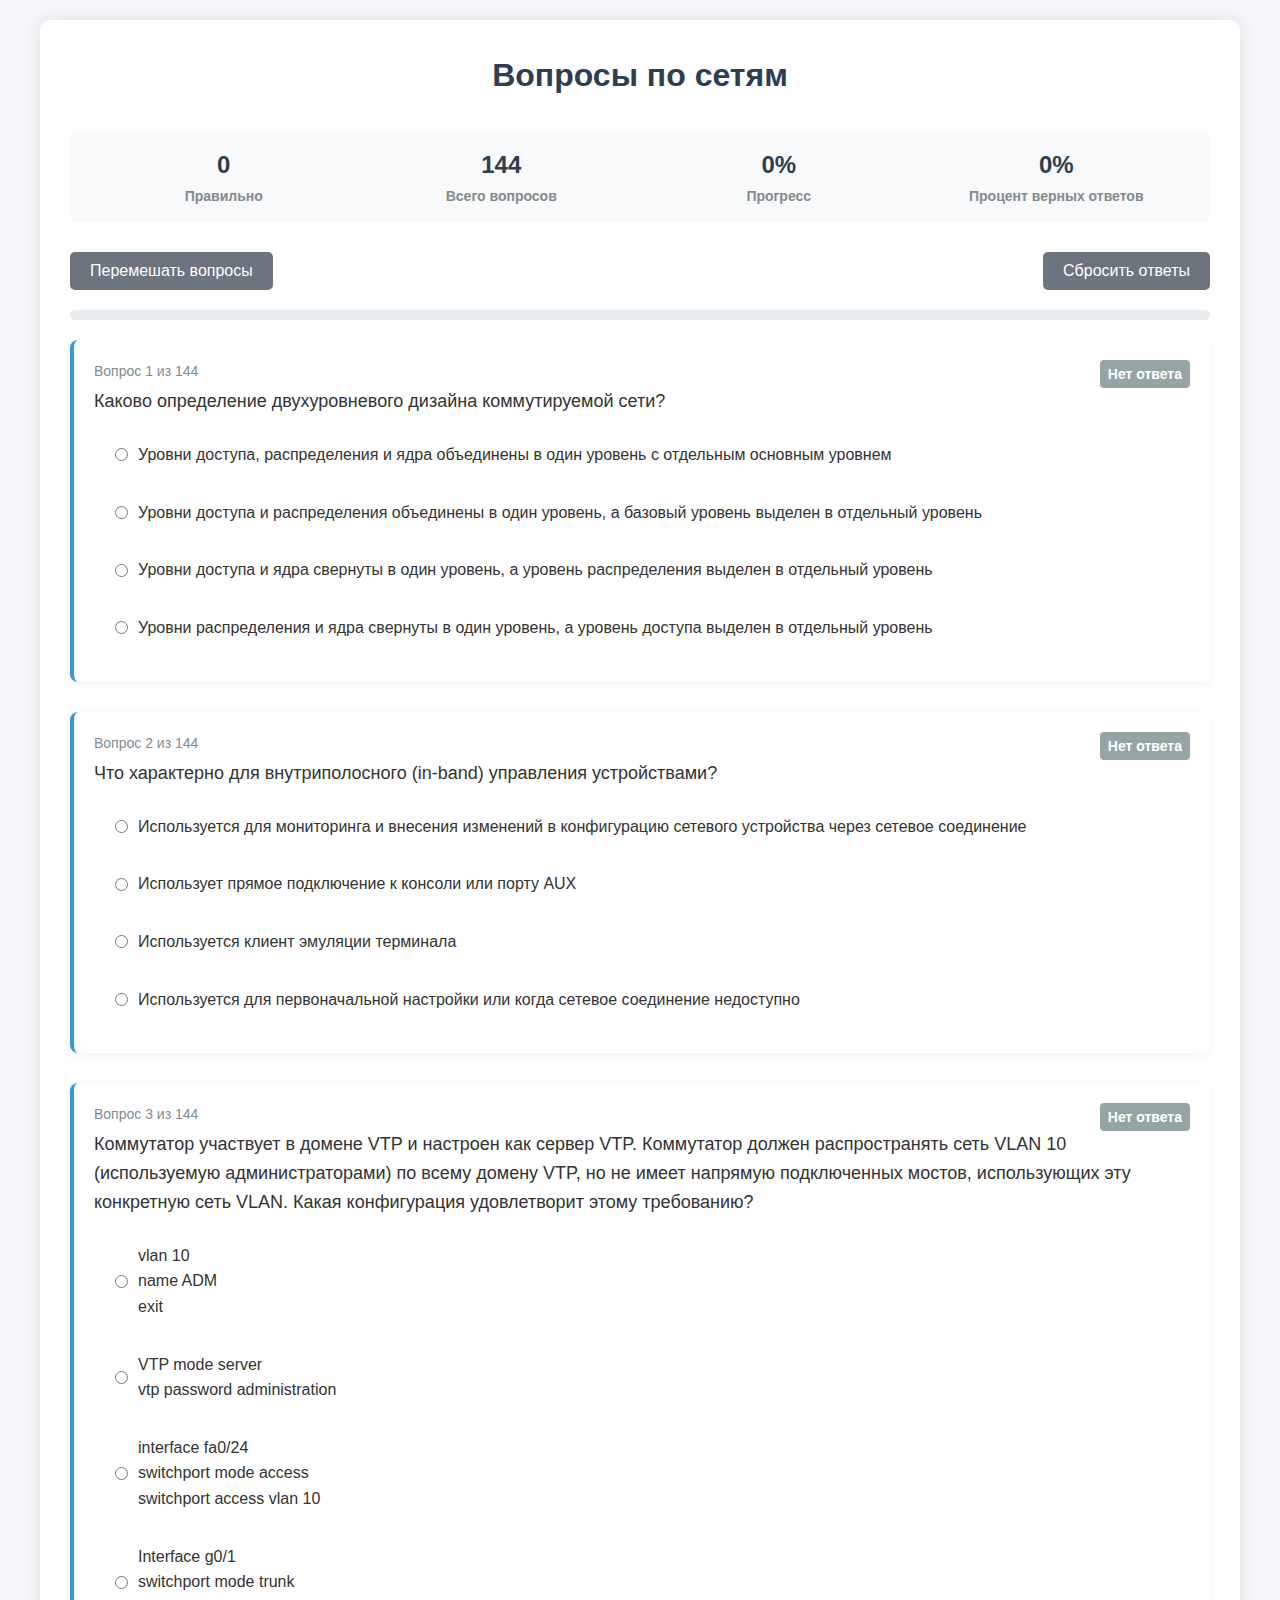
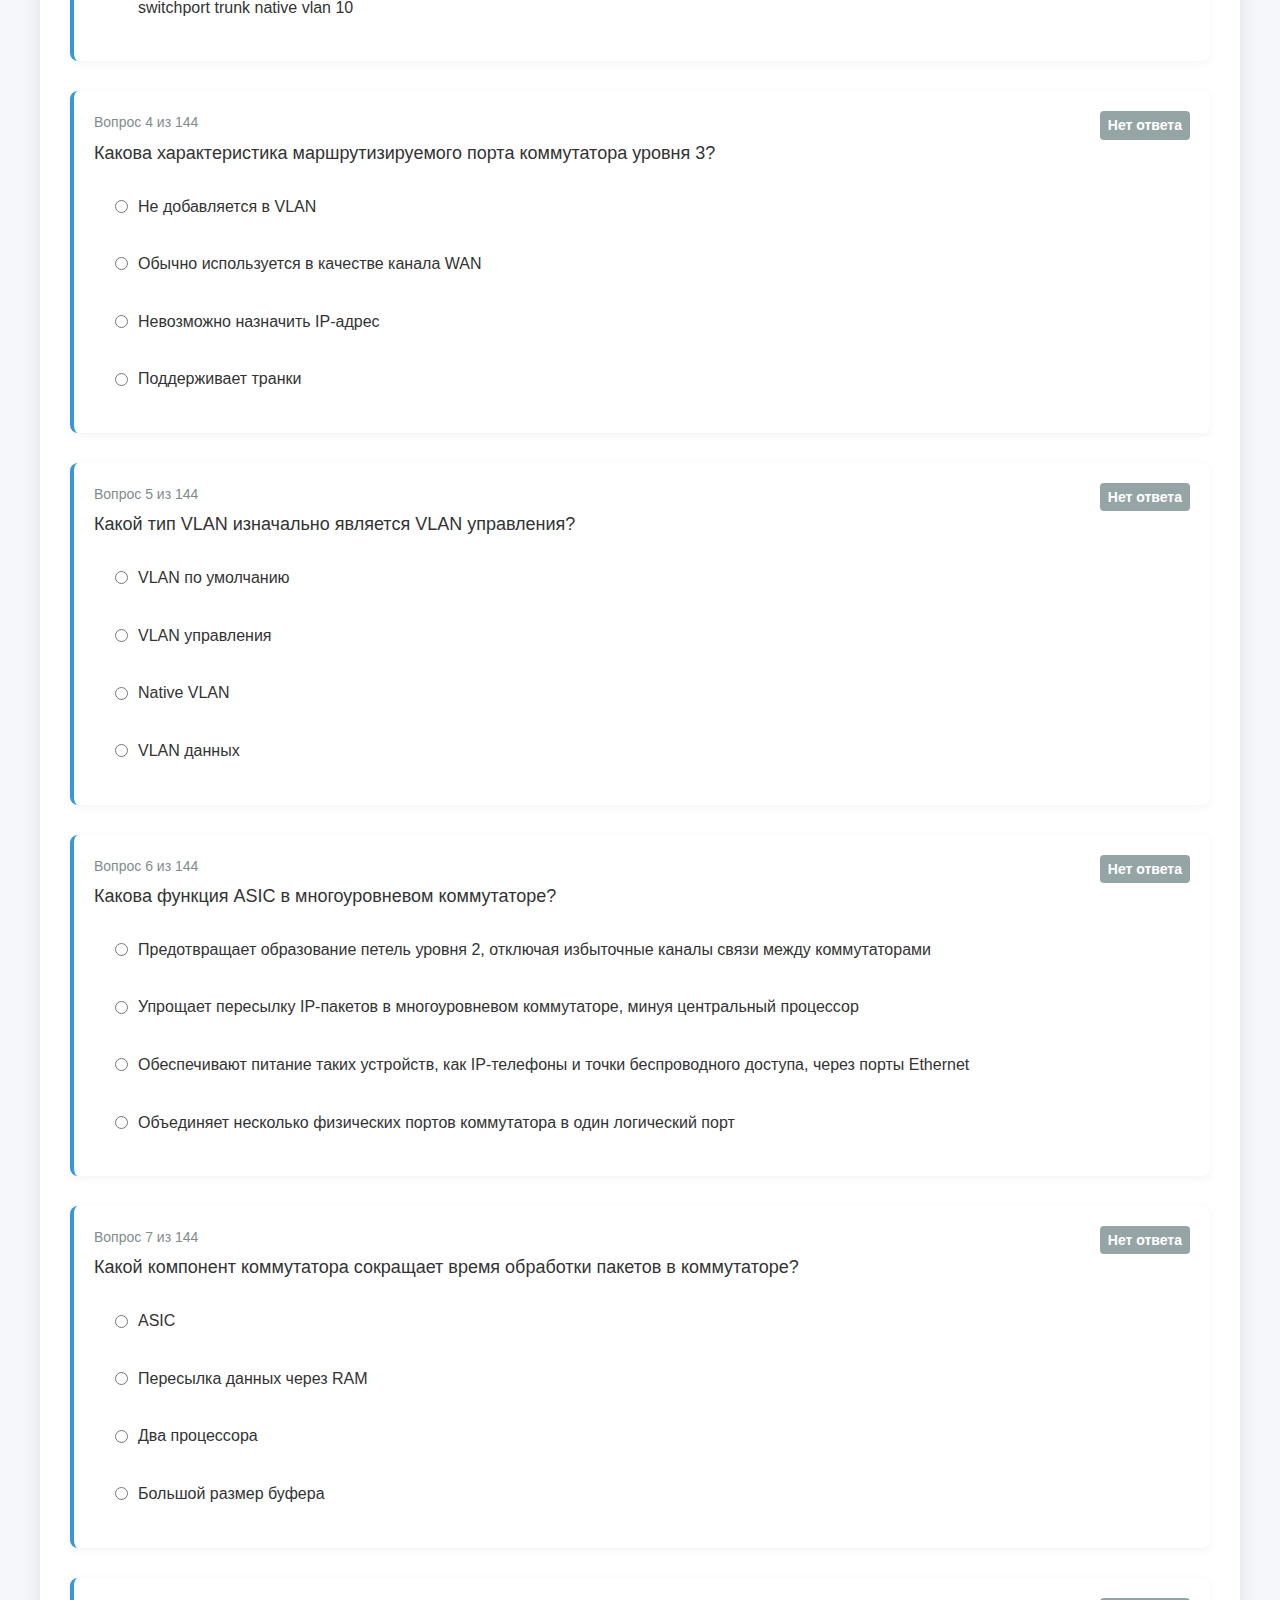
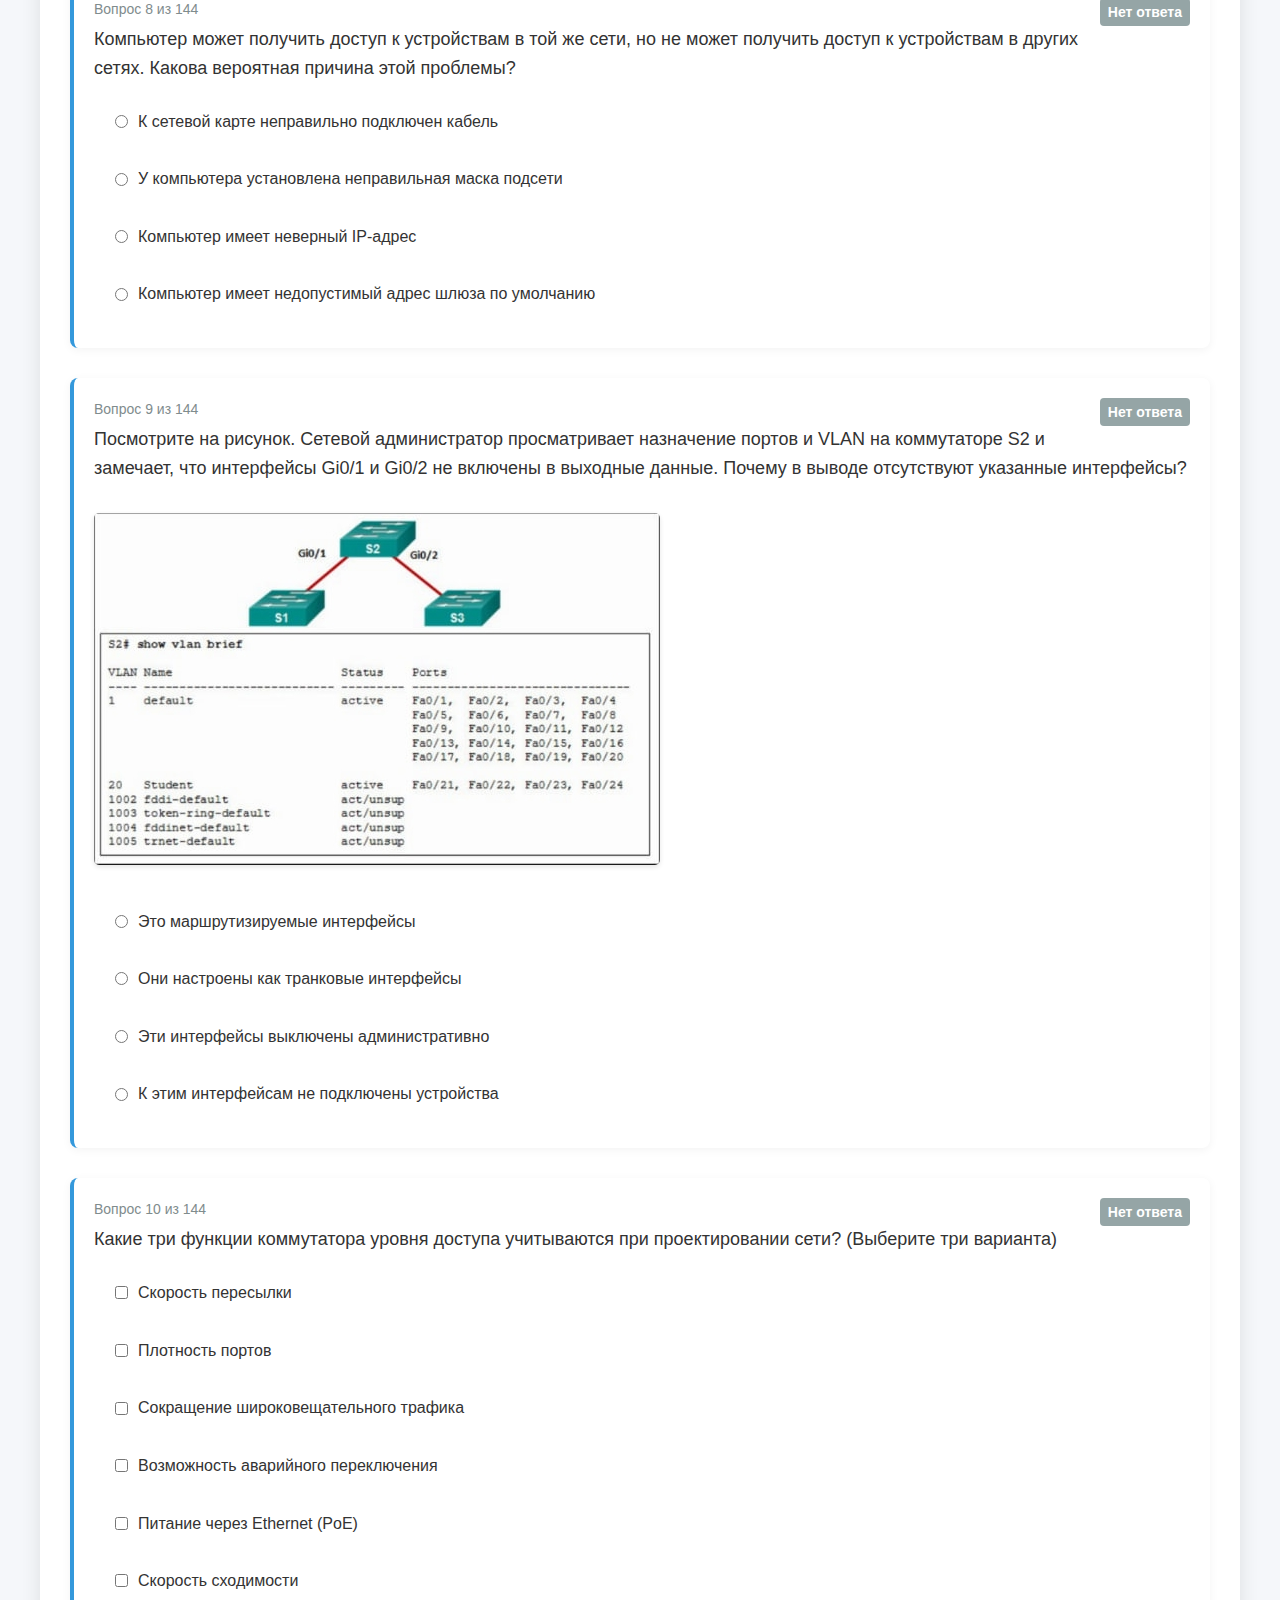
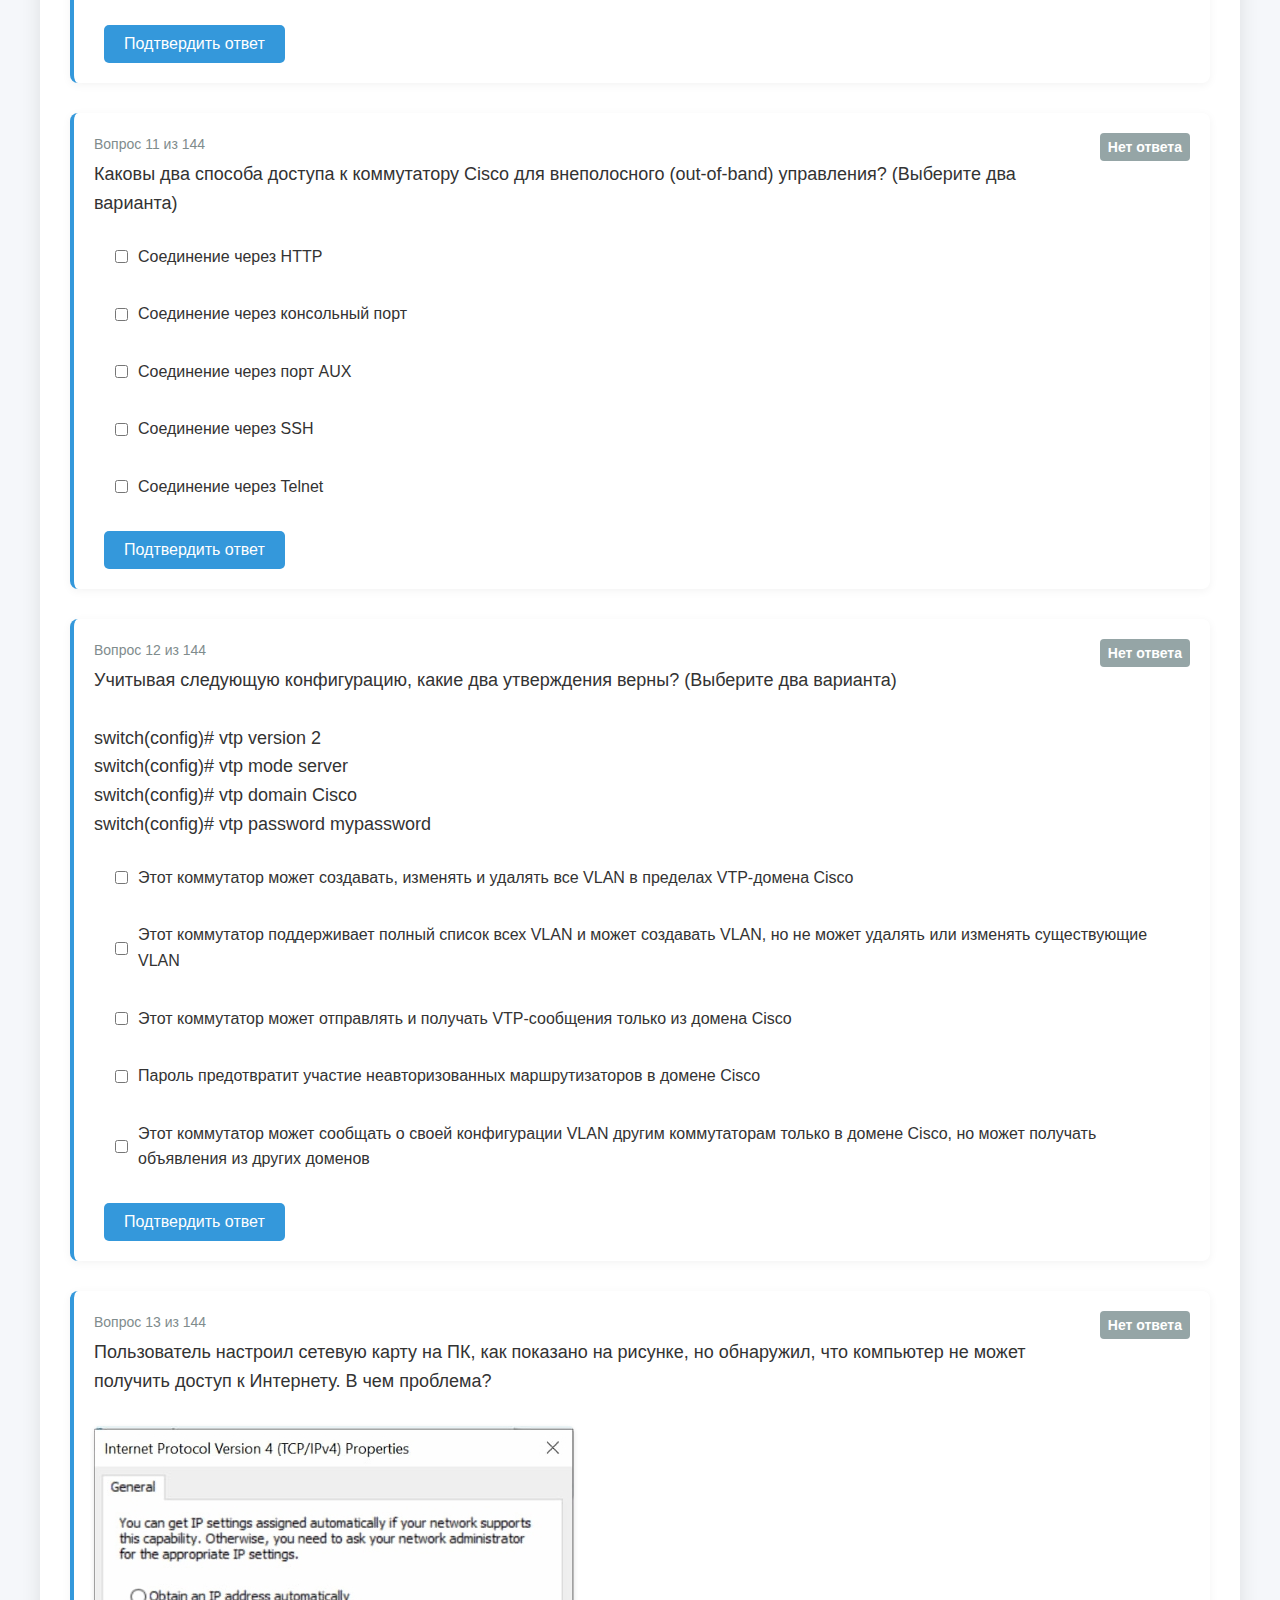
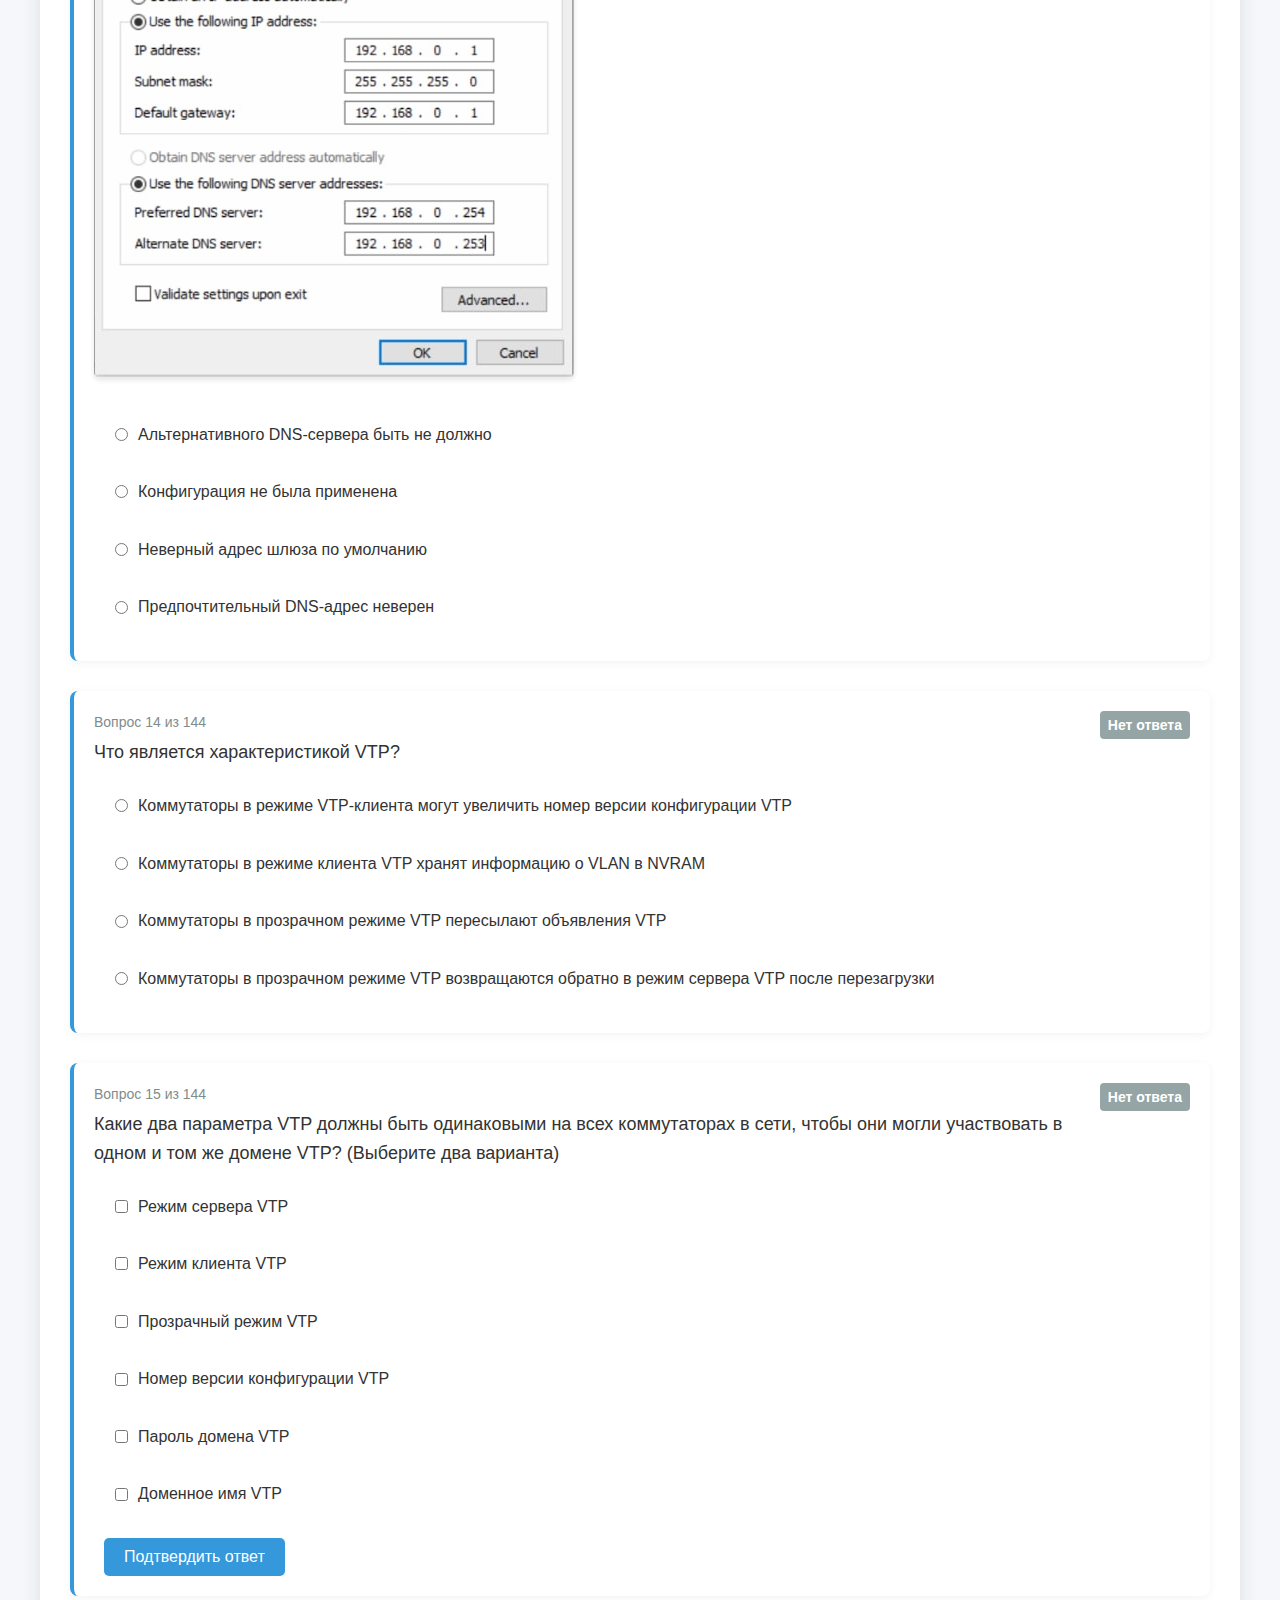
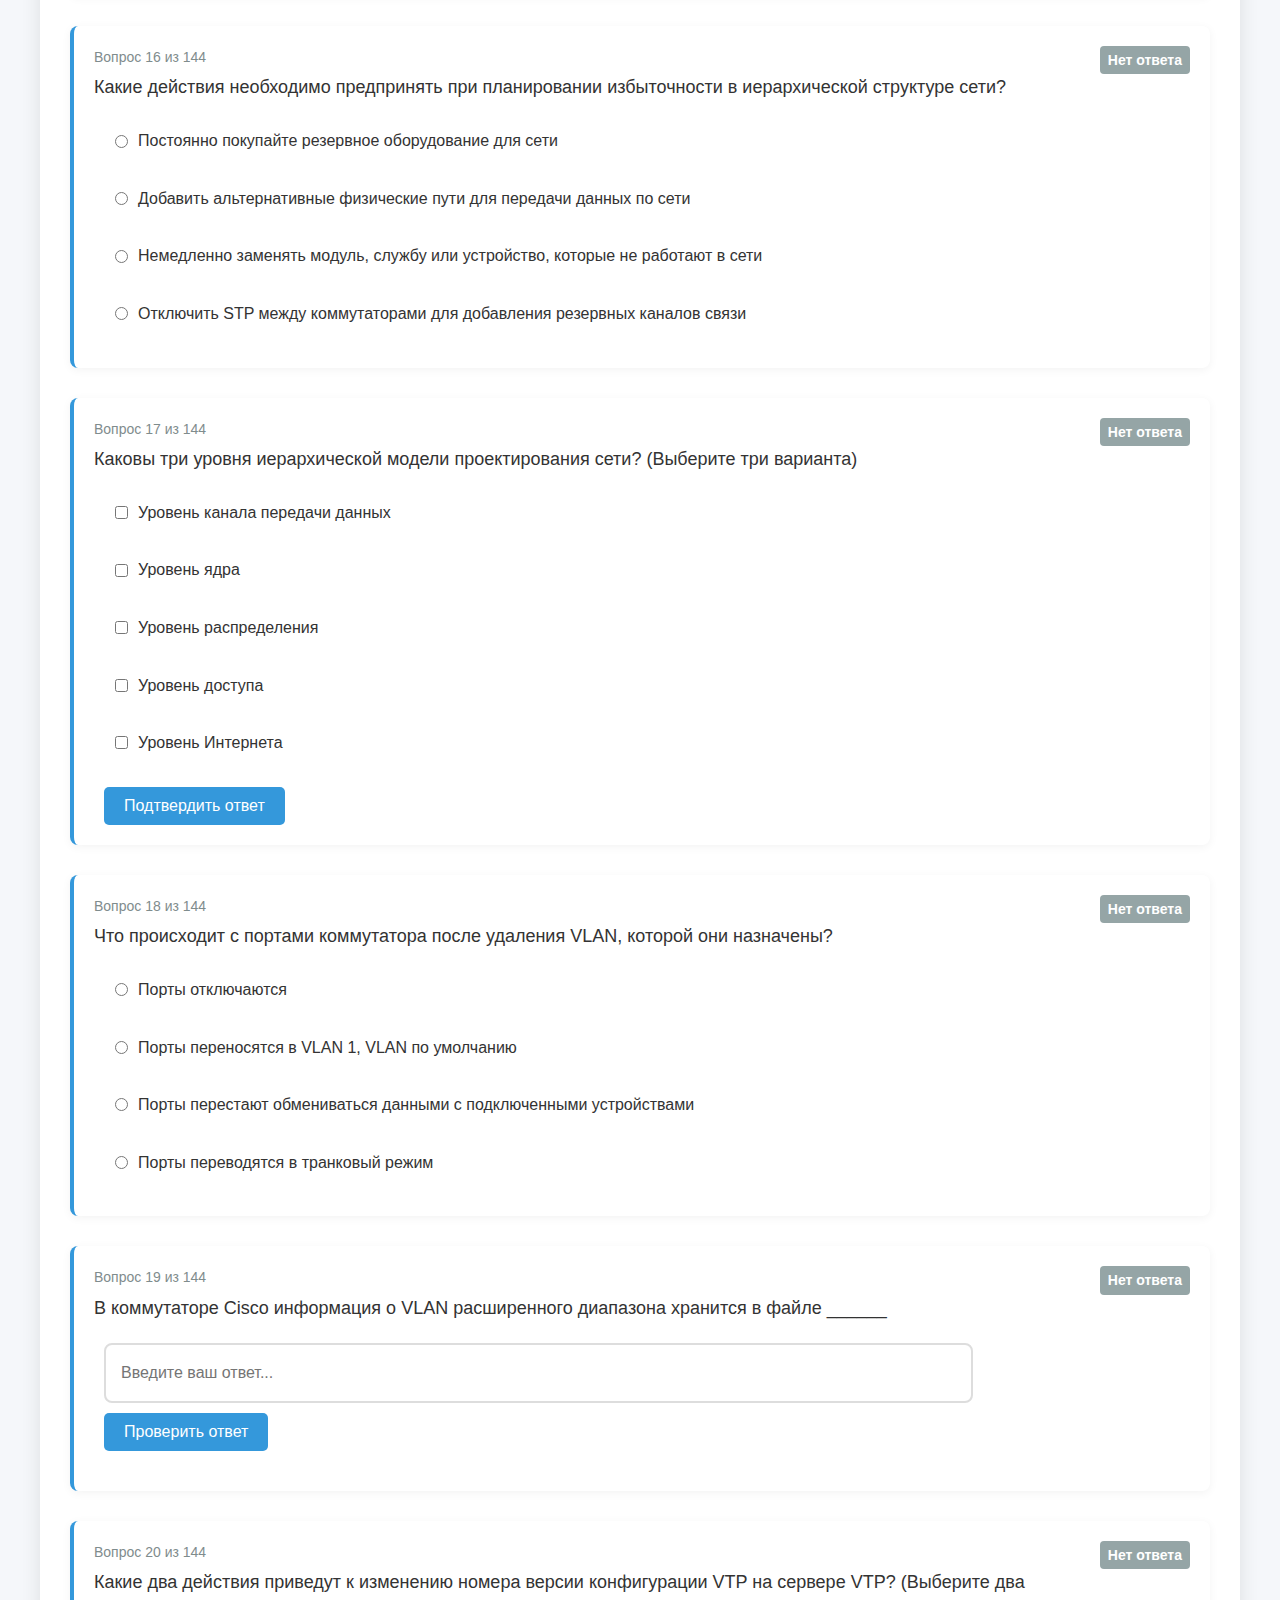
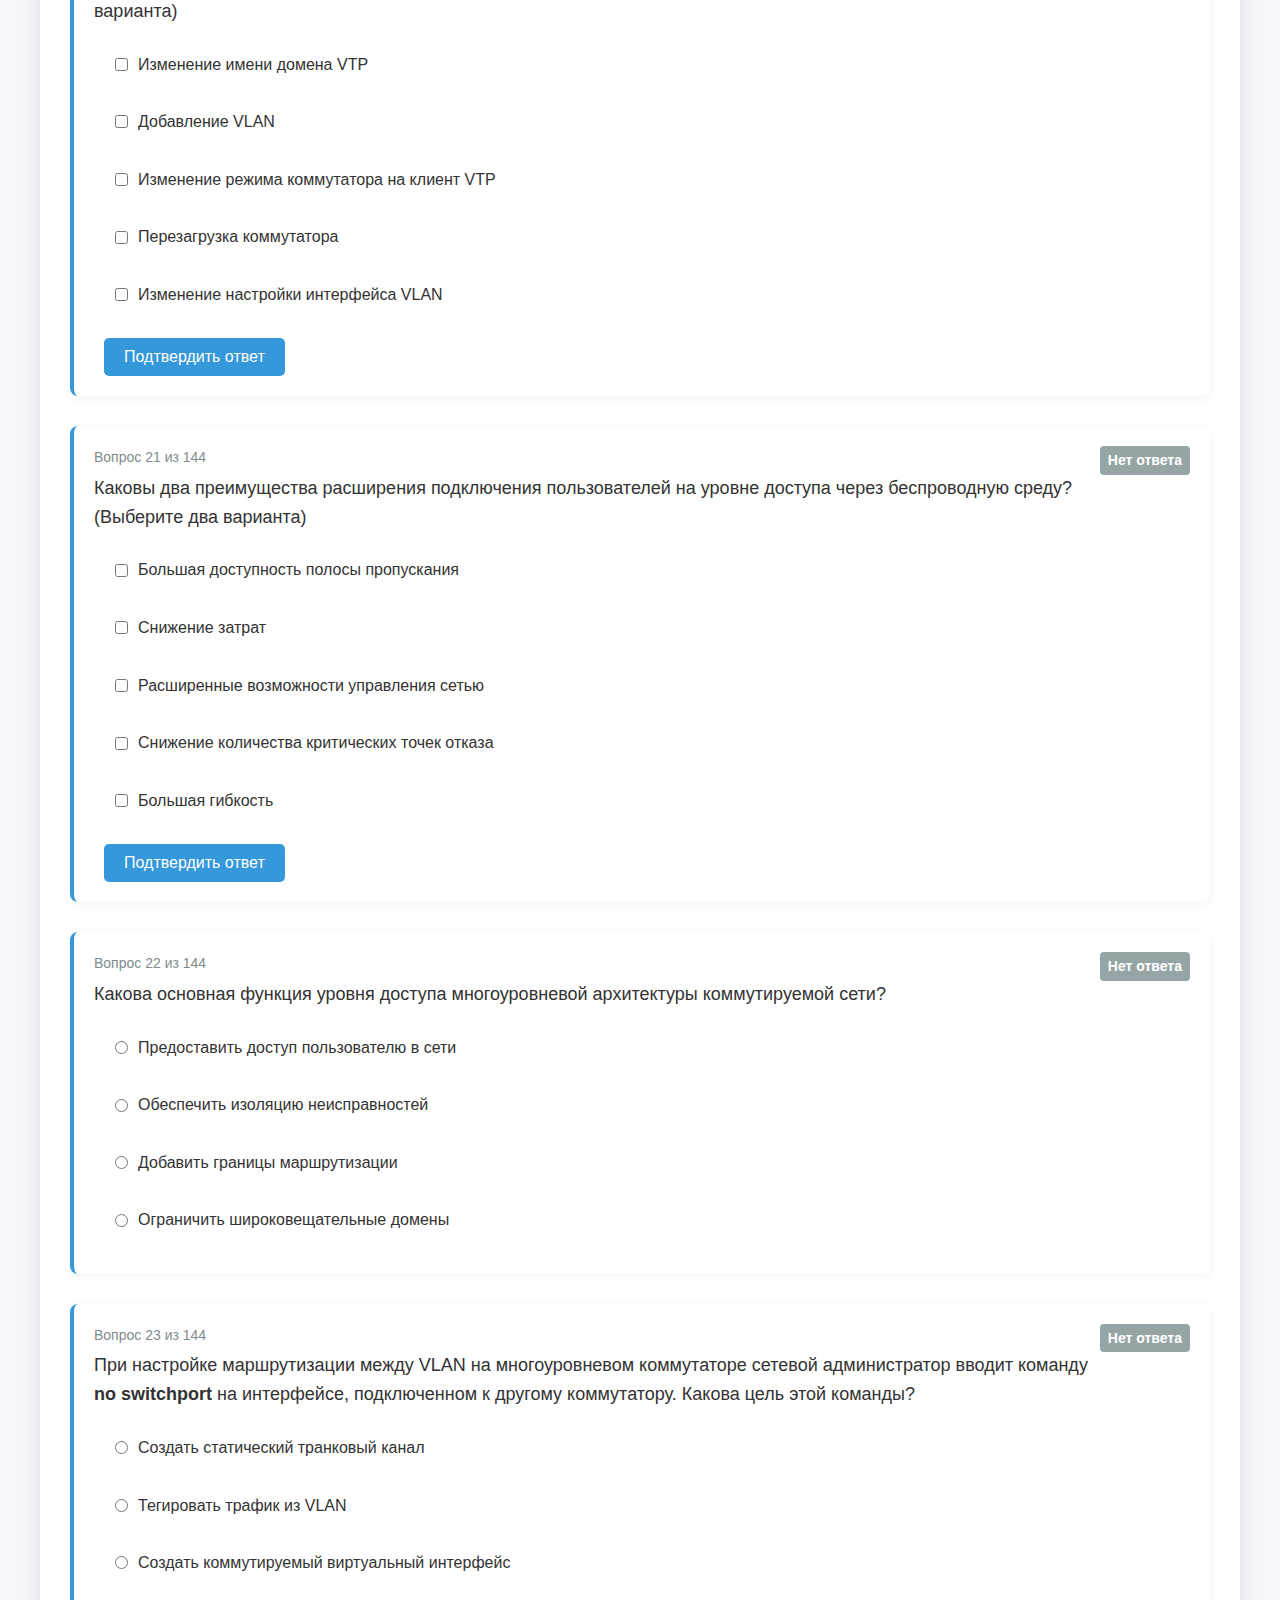
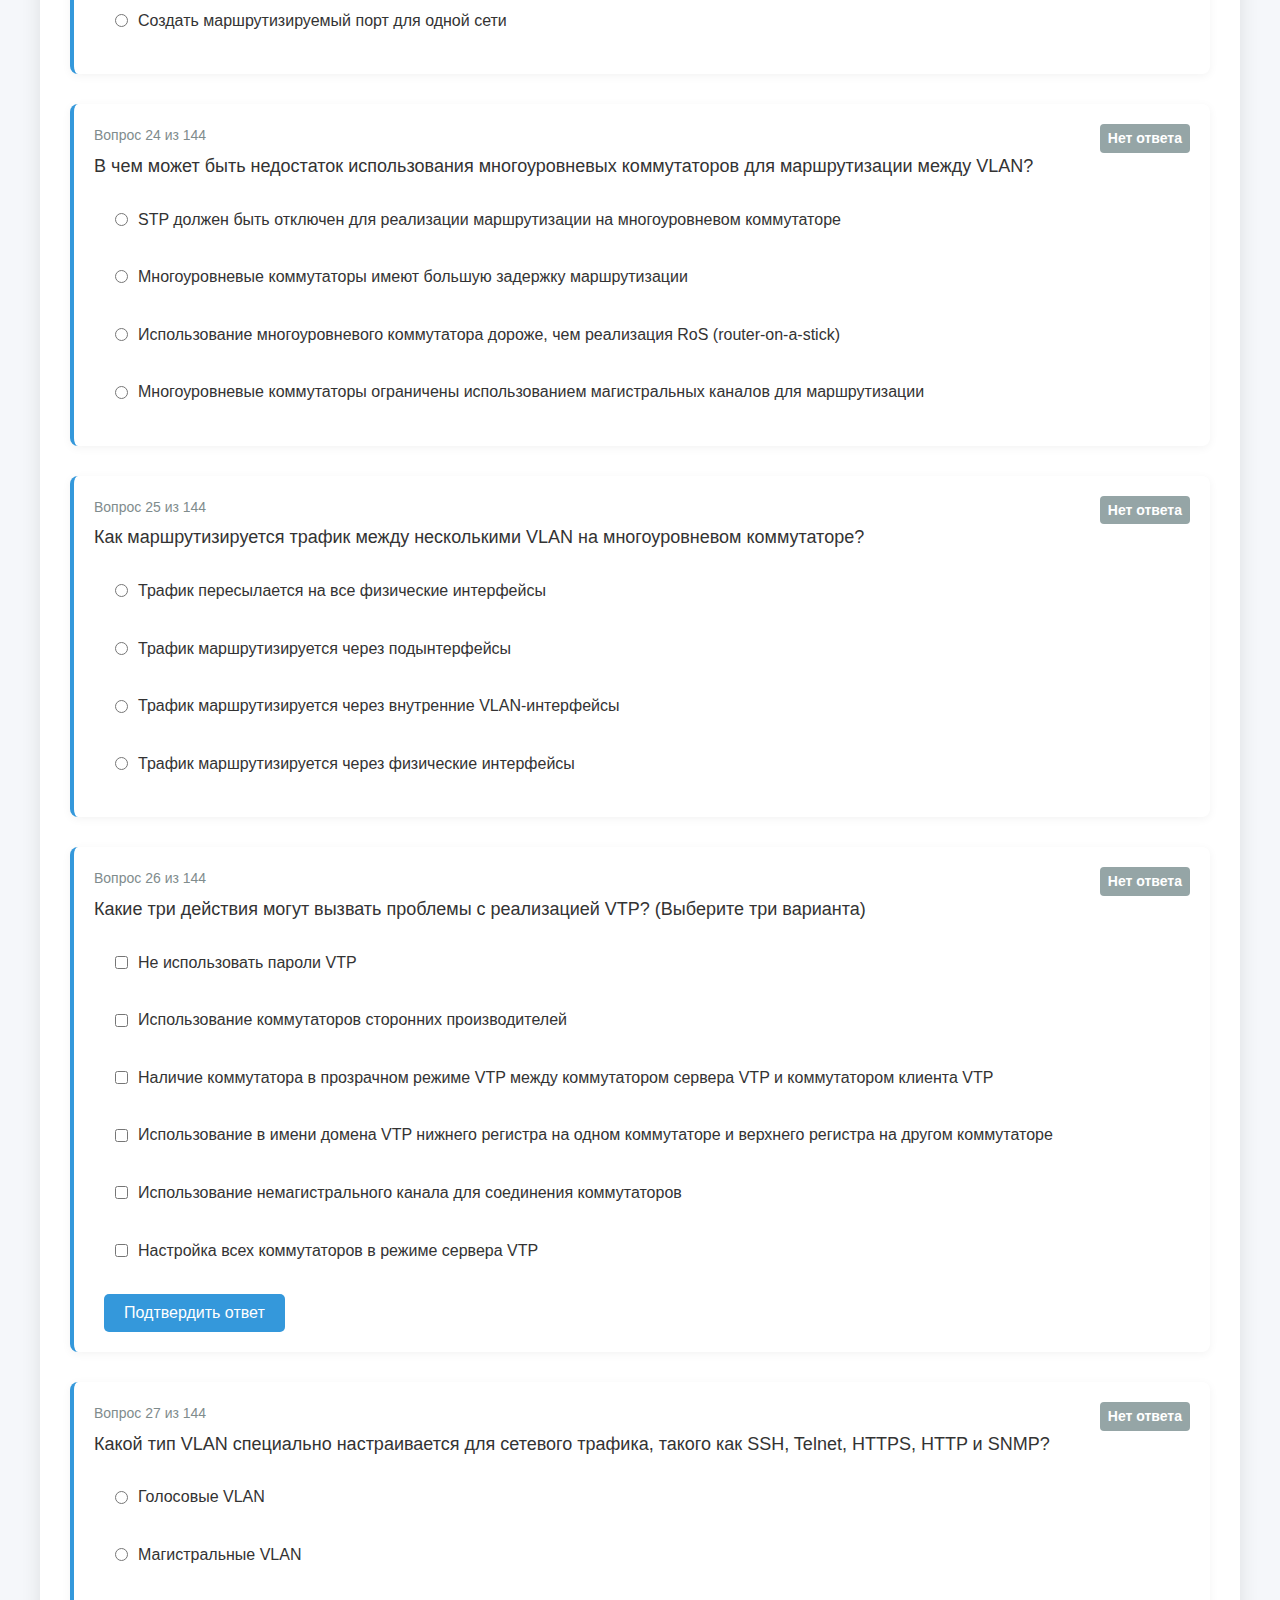
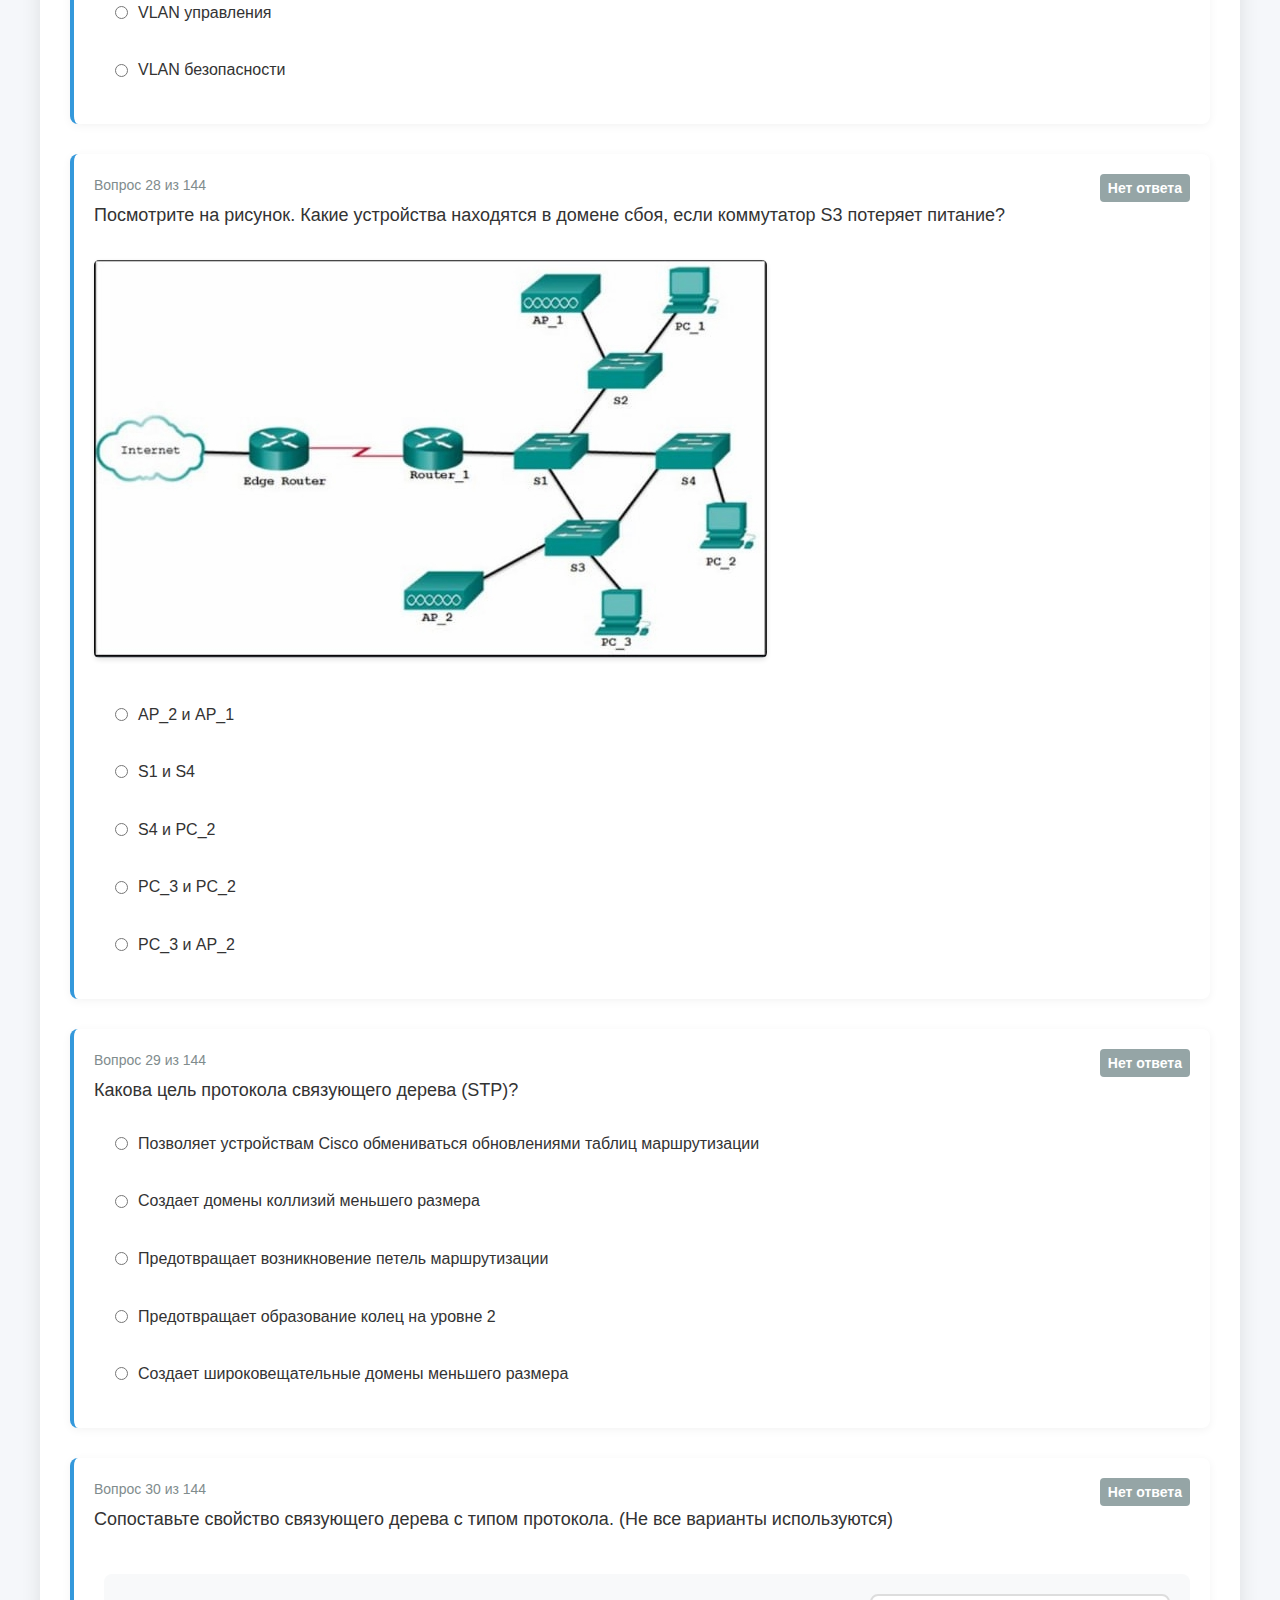
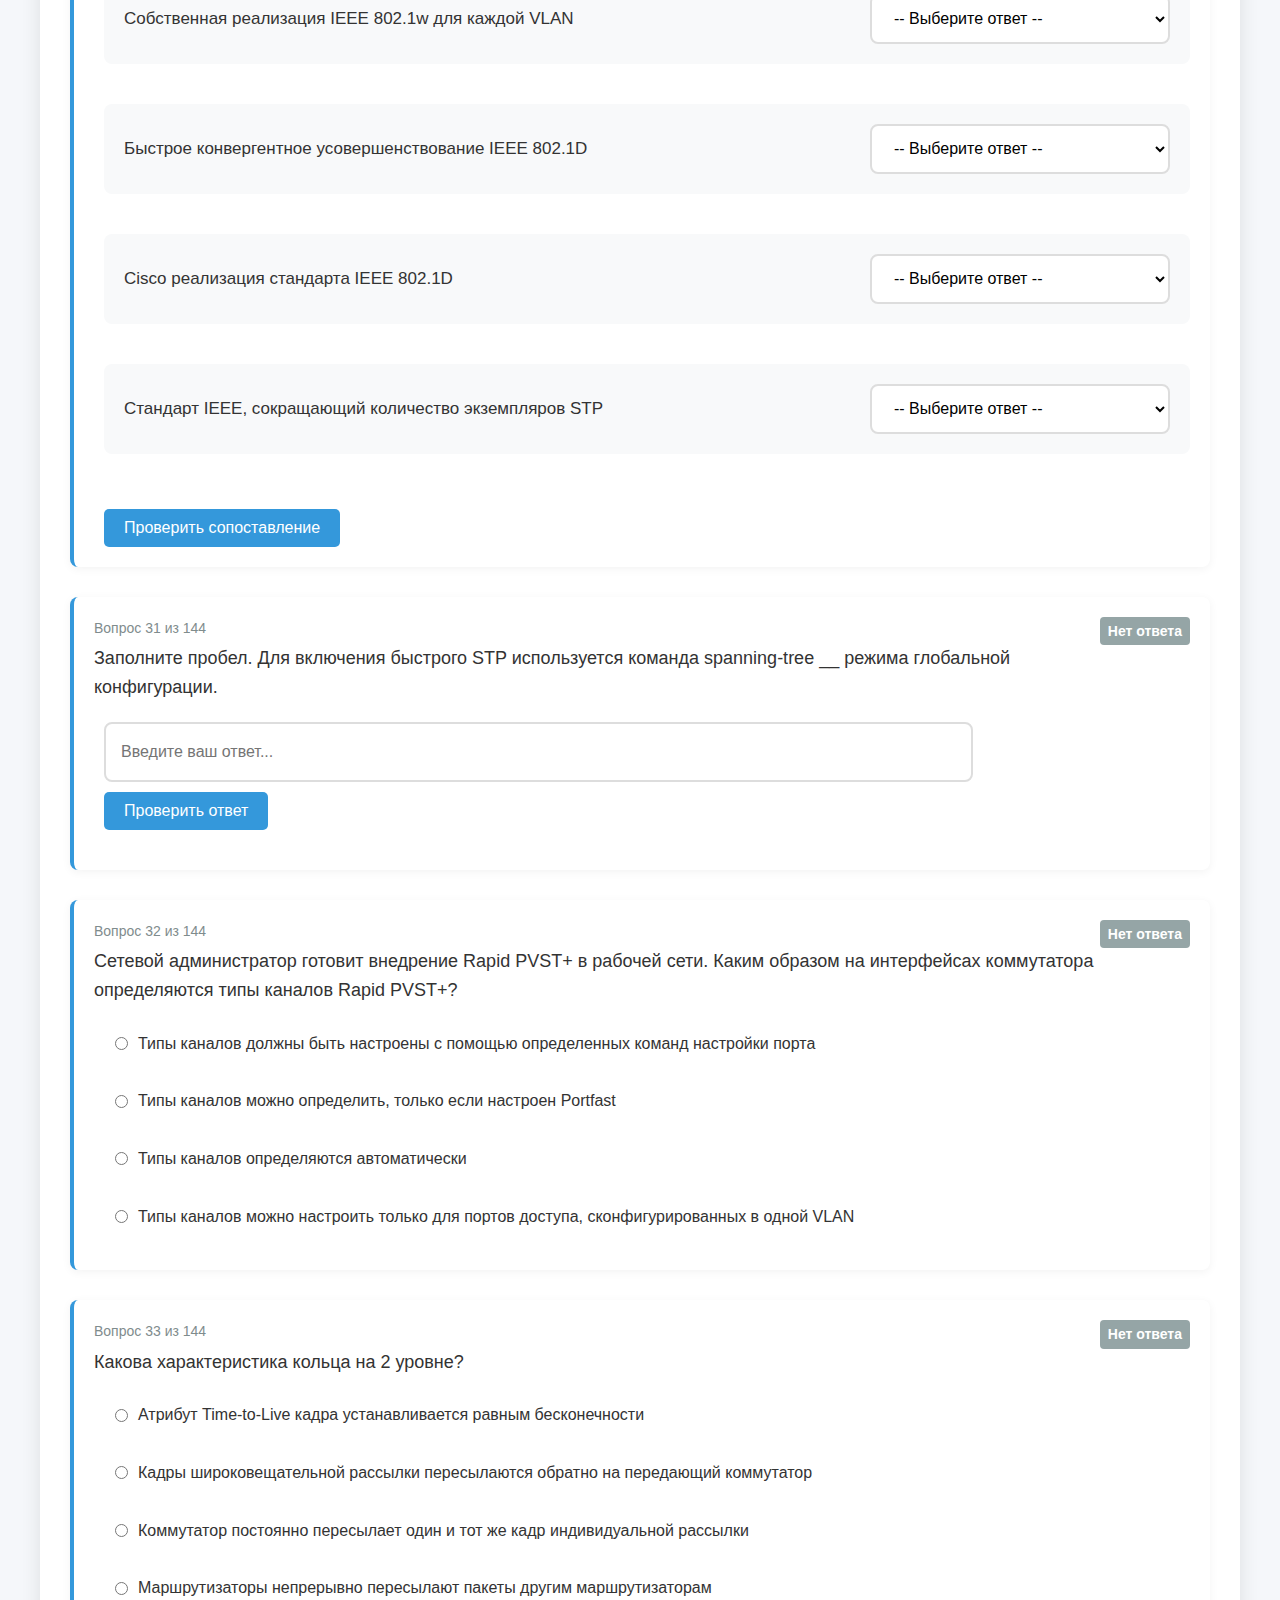
<file: index.html>
<!DOCTYPE html>
<html lang="ru">
<head>
    <meta charset="UTF-8">
    <meta name="viewport" content="width=device-width, initial-scale=1.0">
    <title>Система тестирования</title>
    <link rel="stylesheet" href="css/style.css">
</head>
<body>
    <div class="container">
        <h1>Вопросы по сетям</h1>
        
        <!-- Верхняя статистика -->
        <div class="stats-header" id="stats-header-top">
            <div class="stats">
                <div class="stat-item">
                    <div class="stat-value" id="correct-count">0</div>
                    <div class="stat-label">Правильно</div>
                </div>
                <div class="stat-item">
                    <div class="stat-value" id="total-count">0</div>
                    <div class="stat-label">Всего вопросов</div>
                </div>
                <div class="stat-item">
                    <div class="stat-value" id="progress-percent">0%</div>
                    <div class="stat-label">Прогресс</div>
                </div>
                <div class="stat-item">
                    <div class="stat-value" id="accuracy-percent">0%</div>
                    <div class="stat-label">Процент верных ответов</div>
                </div>
            </div>
        </div>
        
        <div id="test-section" class="hidden">
            <div class="controls">
                <button id="shuffle-btn" class="btn btn-secondary">Перемешать вопросы</button>
                <button id="reset-btn" class="btn btn-secondary">Сбросить ответы</button>
            </div>
            
            <div class="progress-bar">
                <div class="progress" id="progress-top"></div>
            </div>

            <div id="questions-container">
                <!-- Вопросы будут добавляться здесь -->
            </div>

            <!-- Нижняя статистика -->
            <div class="progress-bar">
                <div class="progress" id="progress-bottom"></div>
            </div>

            <div class="stats-header" id="stats-header-bottom">
                <div class="stats">
                    <div class="stat-item">
                        <div class="stat-value" id="correct-count-bottom">0</div>
                        <div class="stat-label">Правильно</div>
                    </div>
                    <div class="stat-item">
                        <div class="stat-value" id="total-count-bottom">0</div>
                        <div class="stat-label">Всего вопросов</div>
                    </div>
                    <div class="stat-item">
                        <div class="stat-value" id="progress-percent-bottom">0%</div>
                        <div class="stat-label">Прогресс</div>
                    </div>
                    <div class="stat-item">
                        <div class="stat-value" id="accuracy-percent-bottom">0%</div>
                        <div class="stat-label">Процент верных ответов</div>
                    </div>
                </div>
            </div>
            
            
            <div class="controls">
                <button id="shuffle-bottom-btn" class="btn btn-secondary">Перемешать вопросы</button>
                <button id="reset-bottom-btn" class="btn btn-secondary">Сбросить ответы</button>
            </div>
        </div>
    </div>

    <script src="js/questions.js"></script>
    <script src="js/app.js"></script>
</body>
</html>
</file>
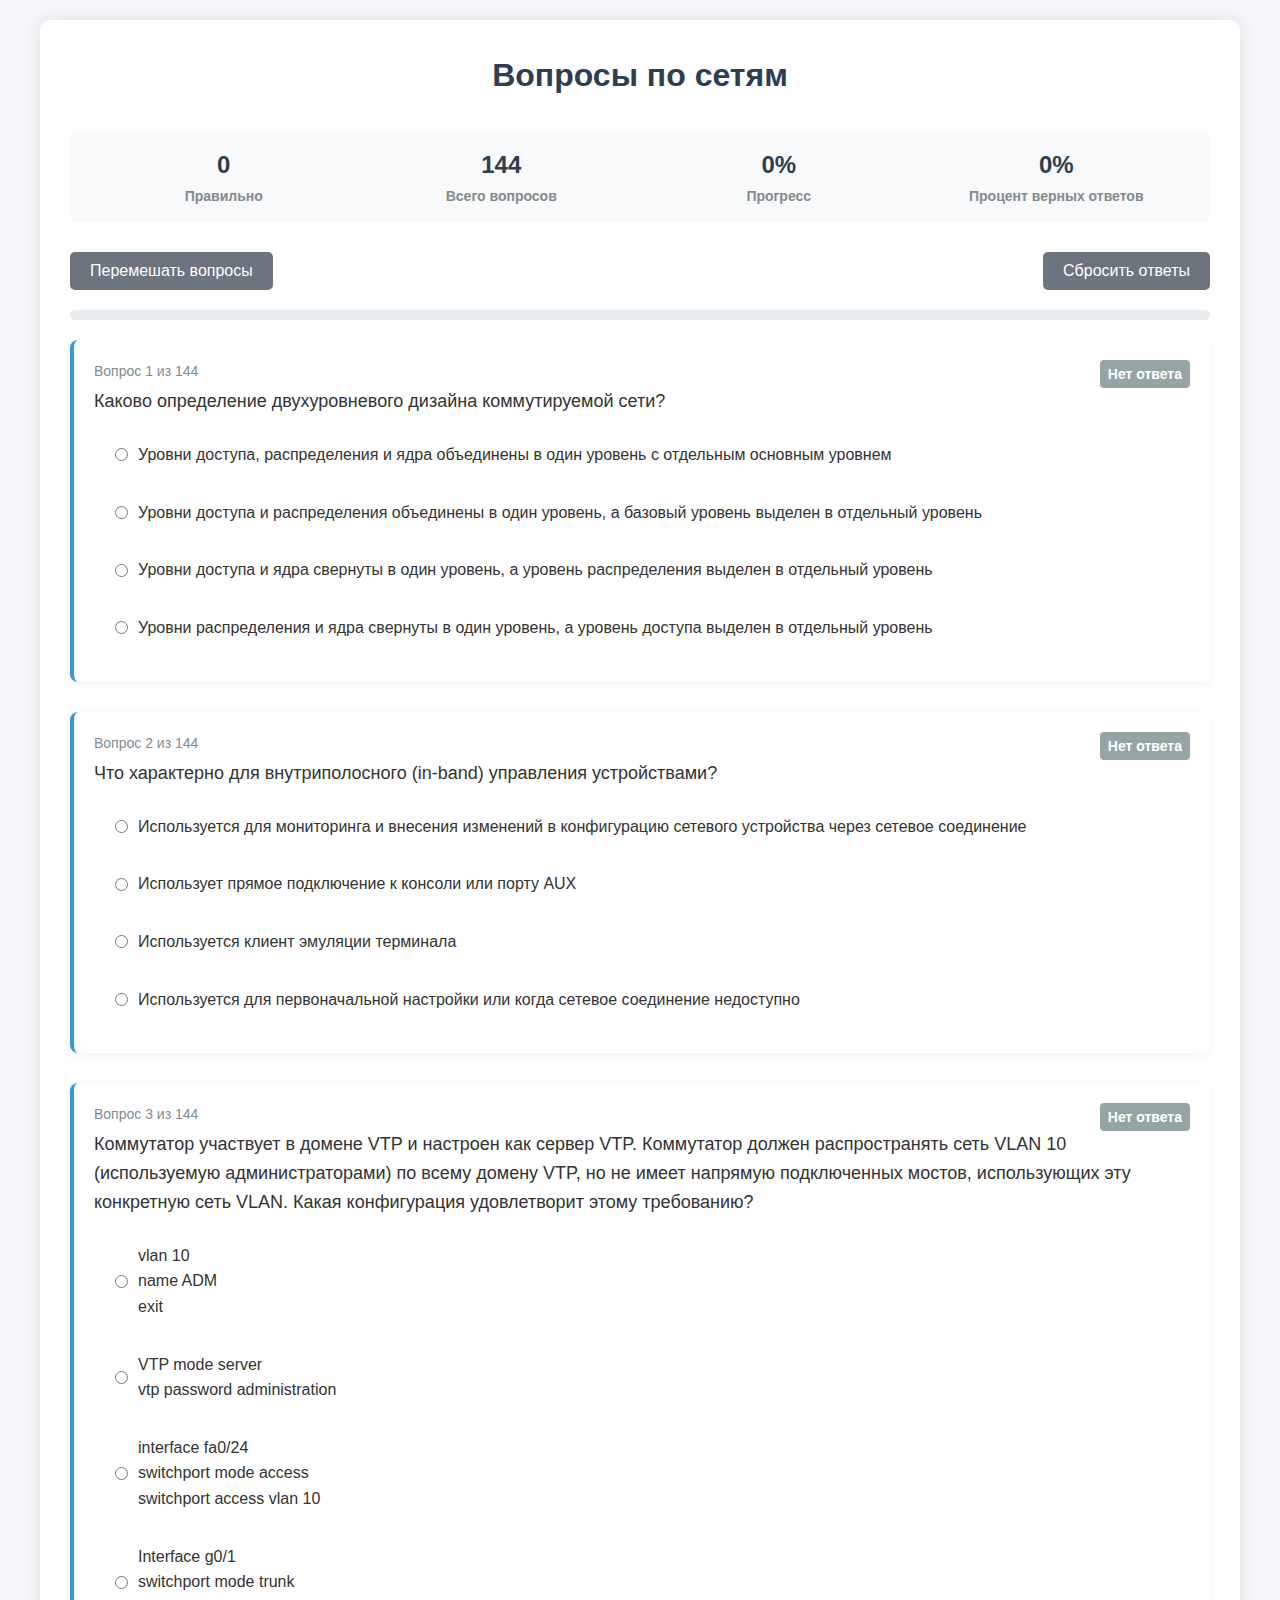
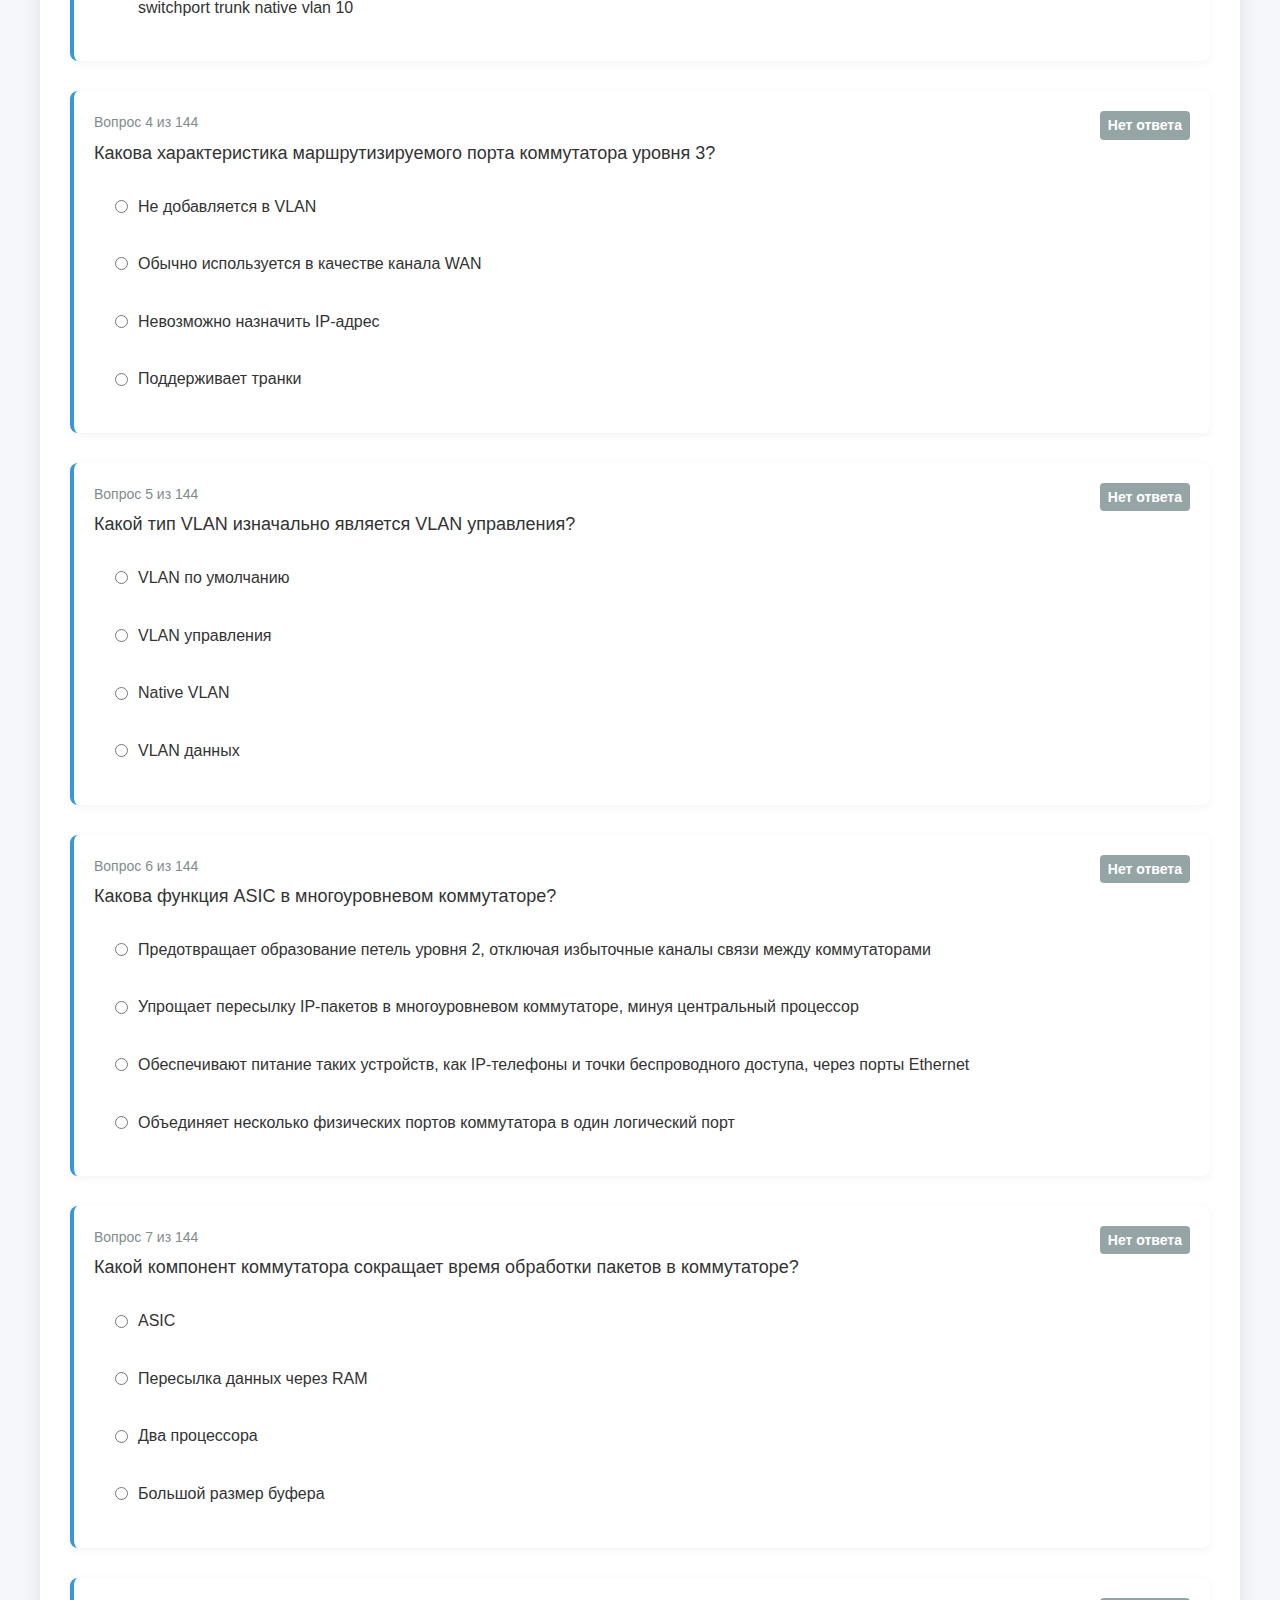
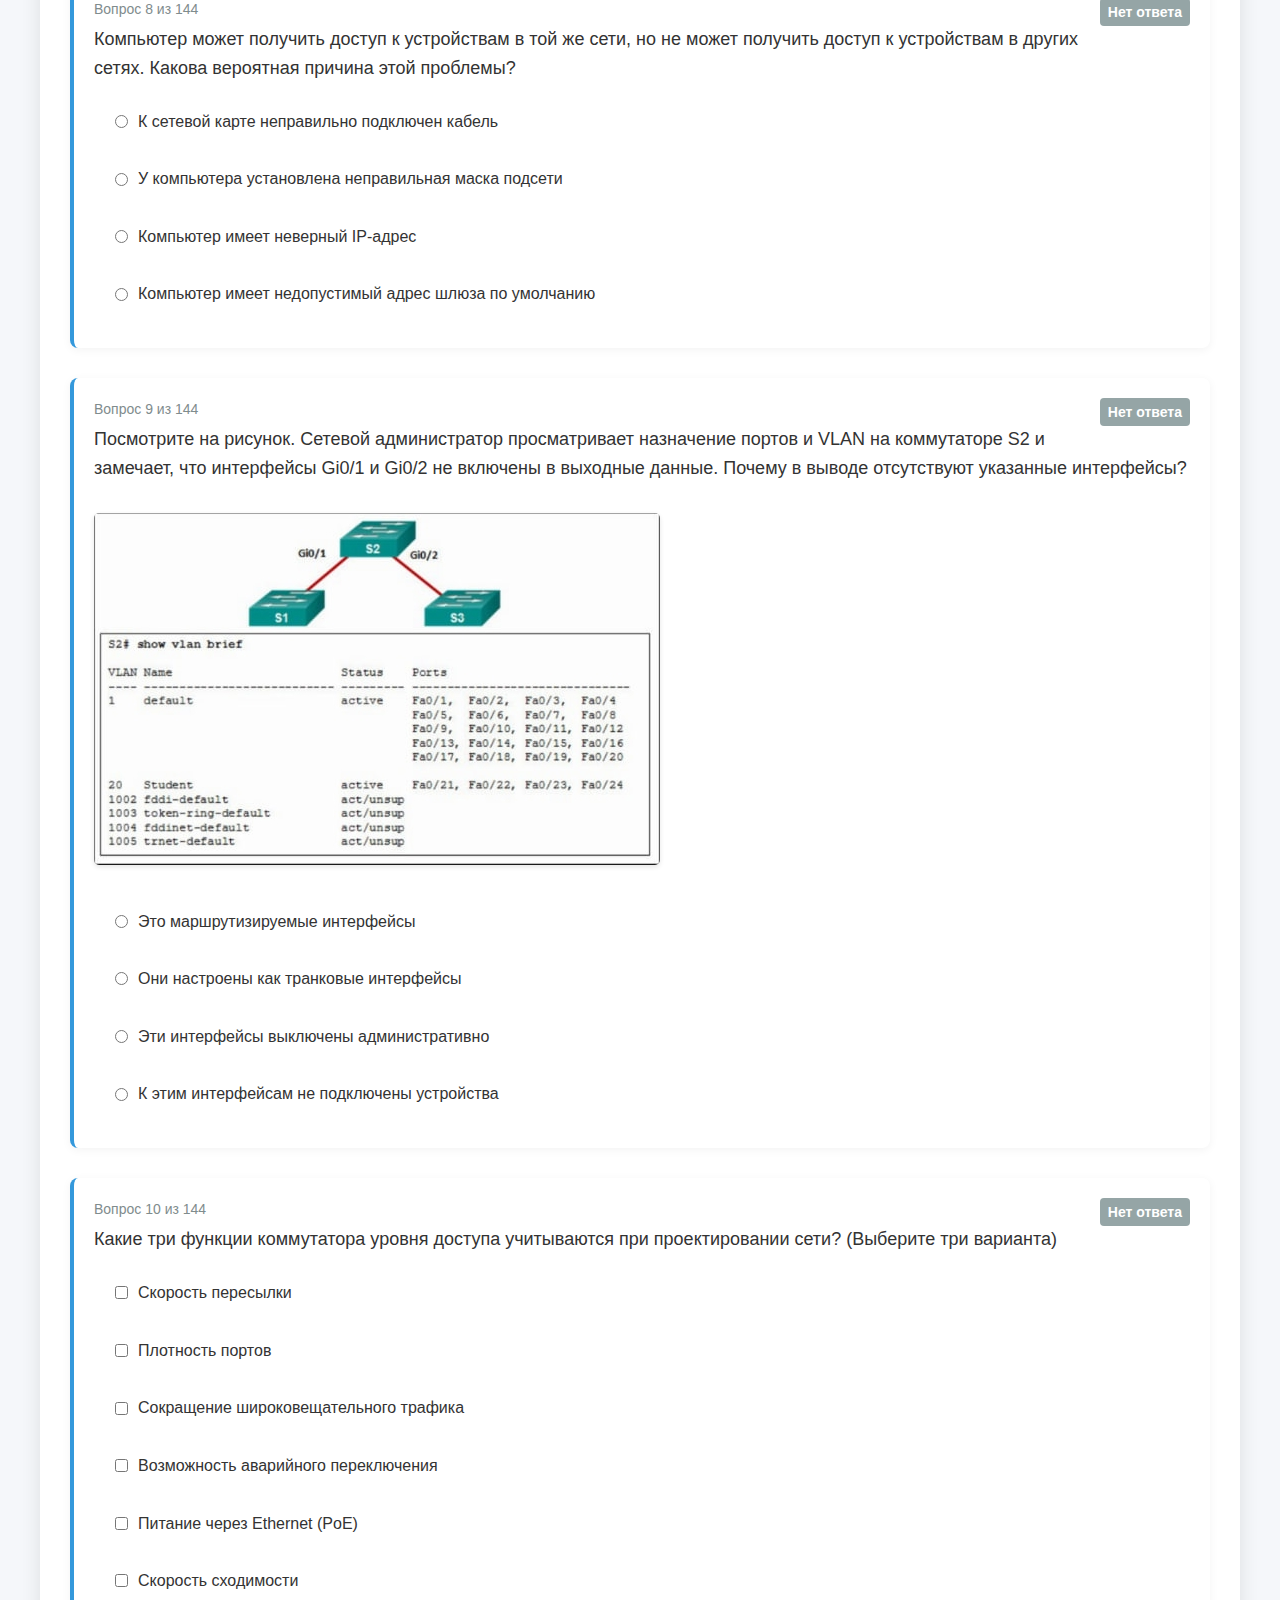
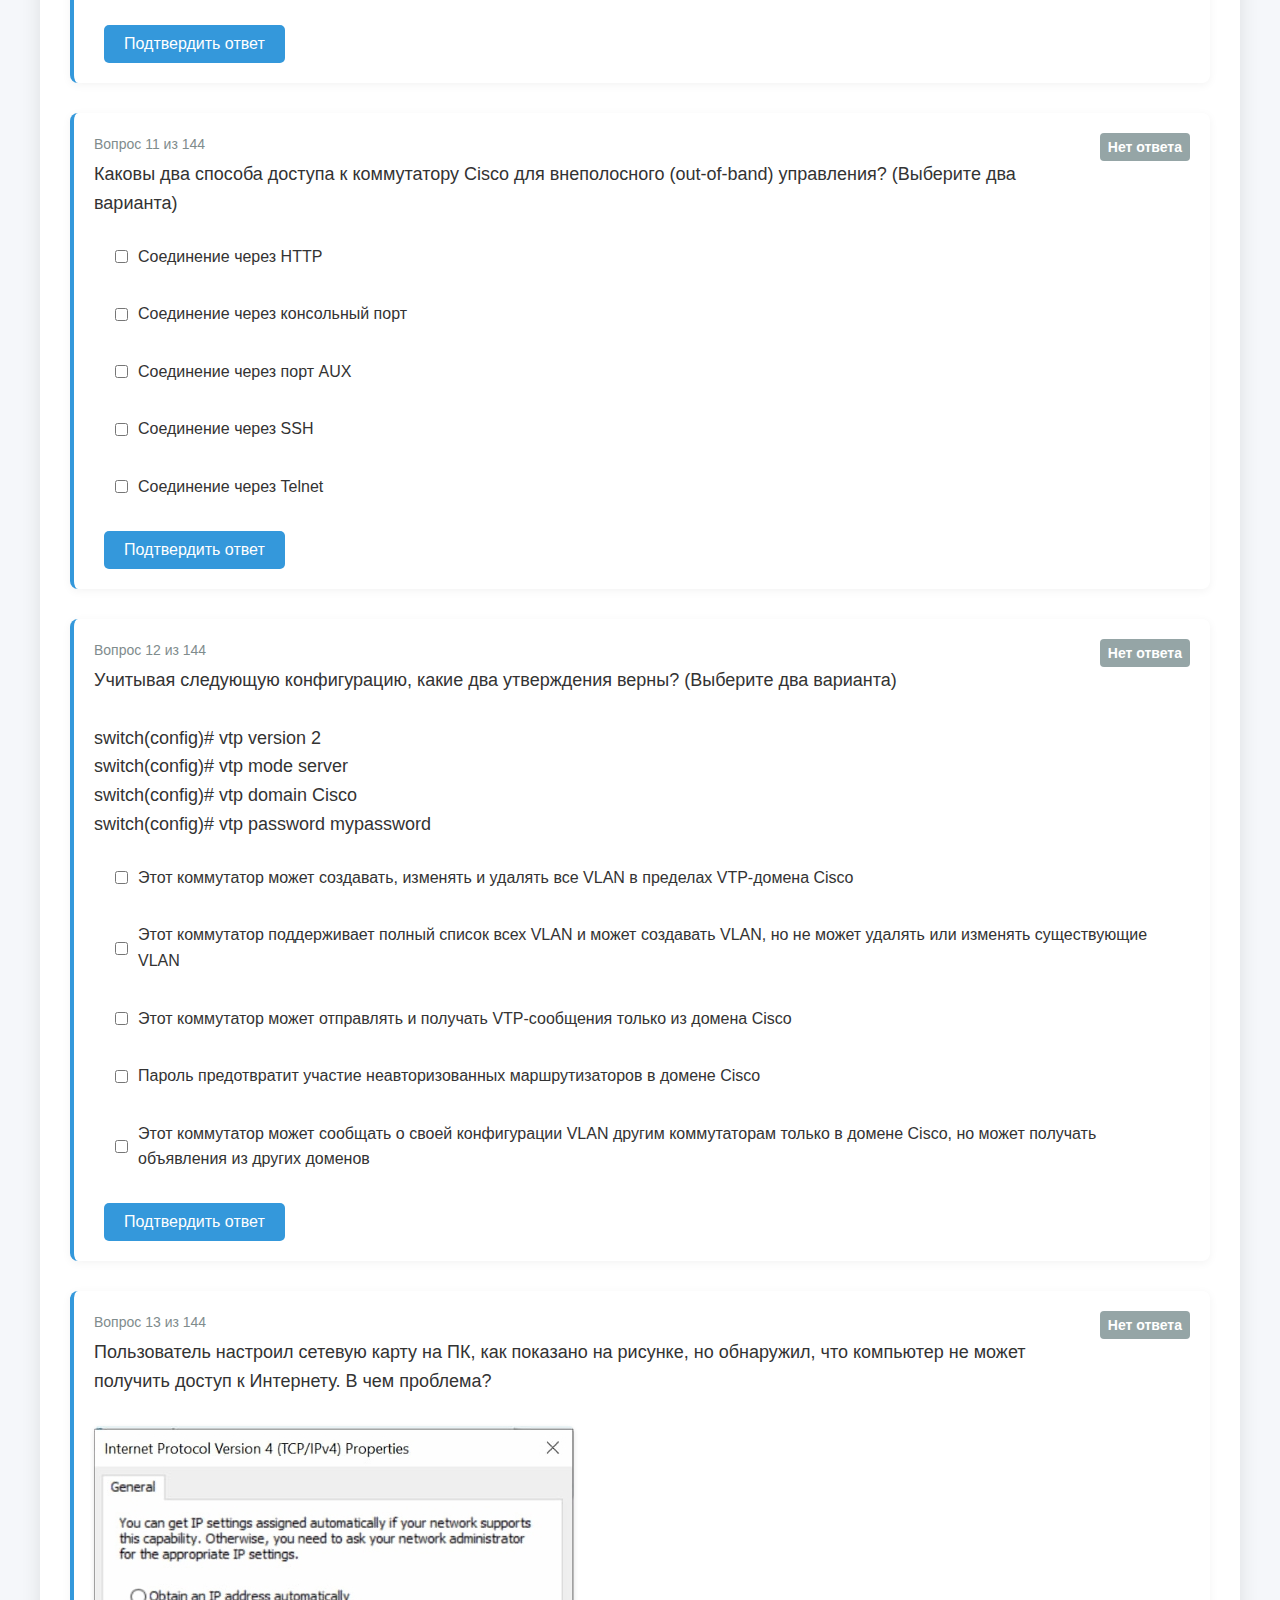
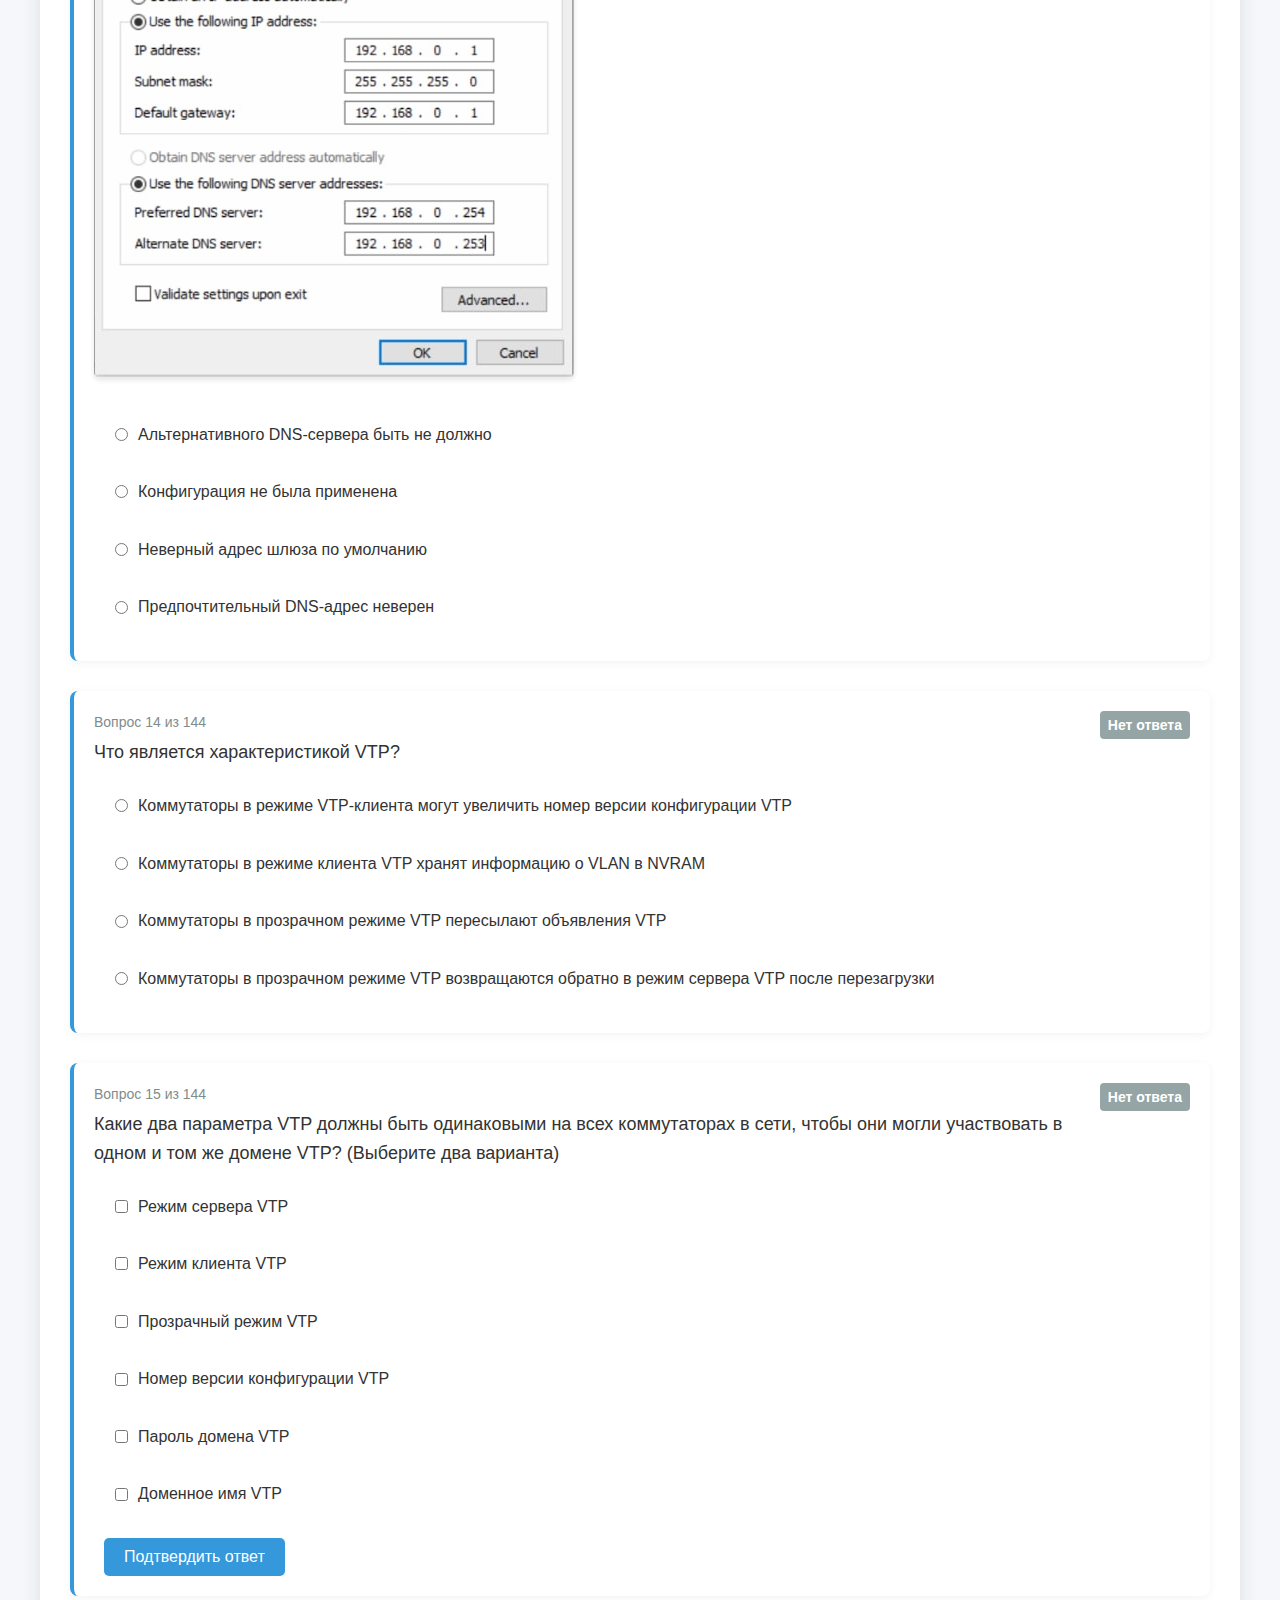
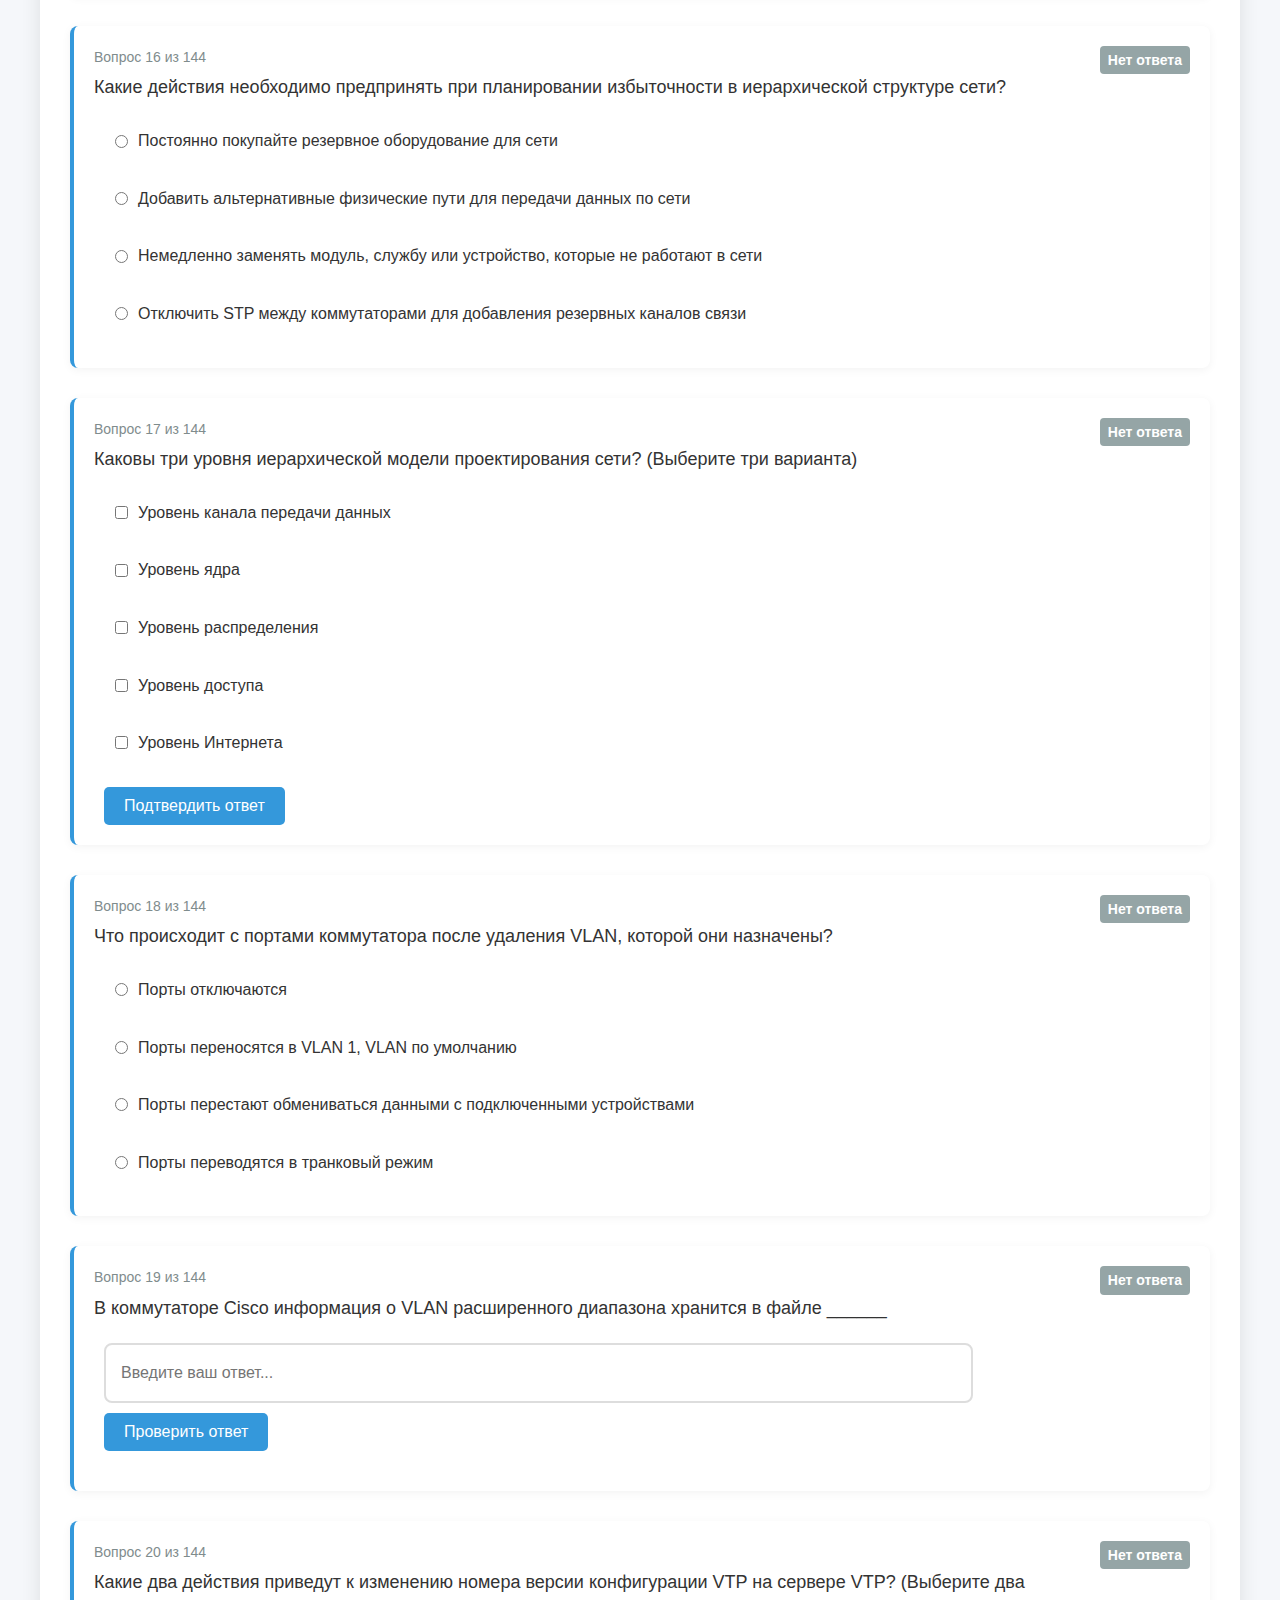
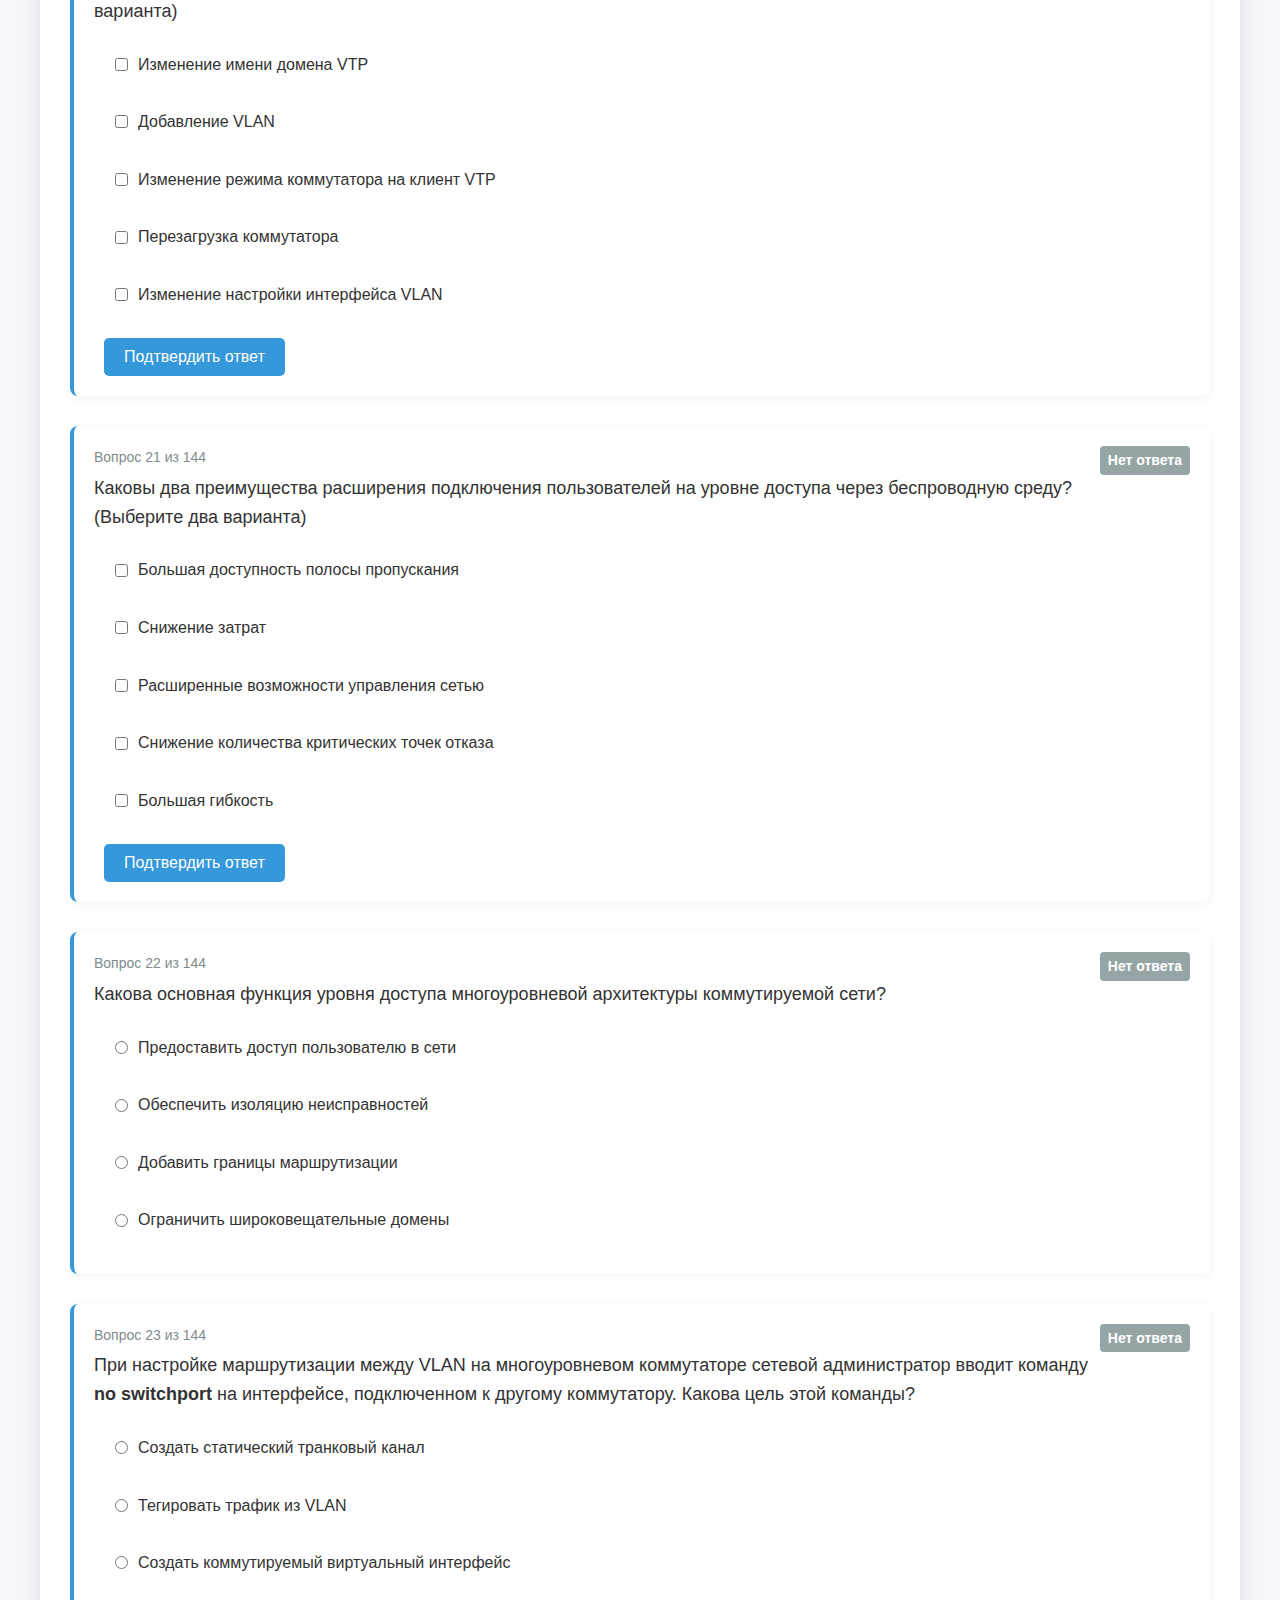
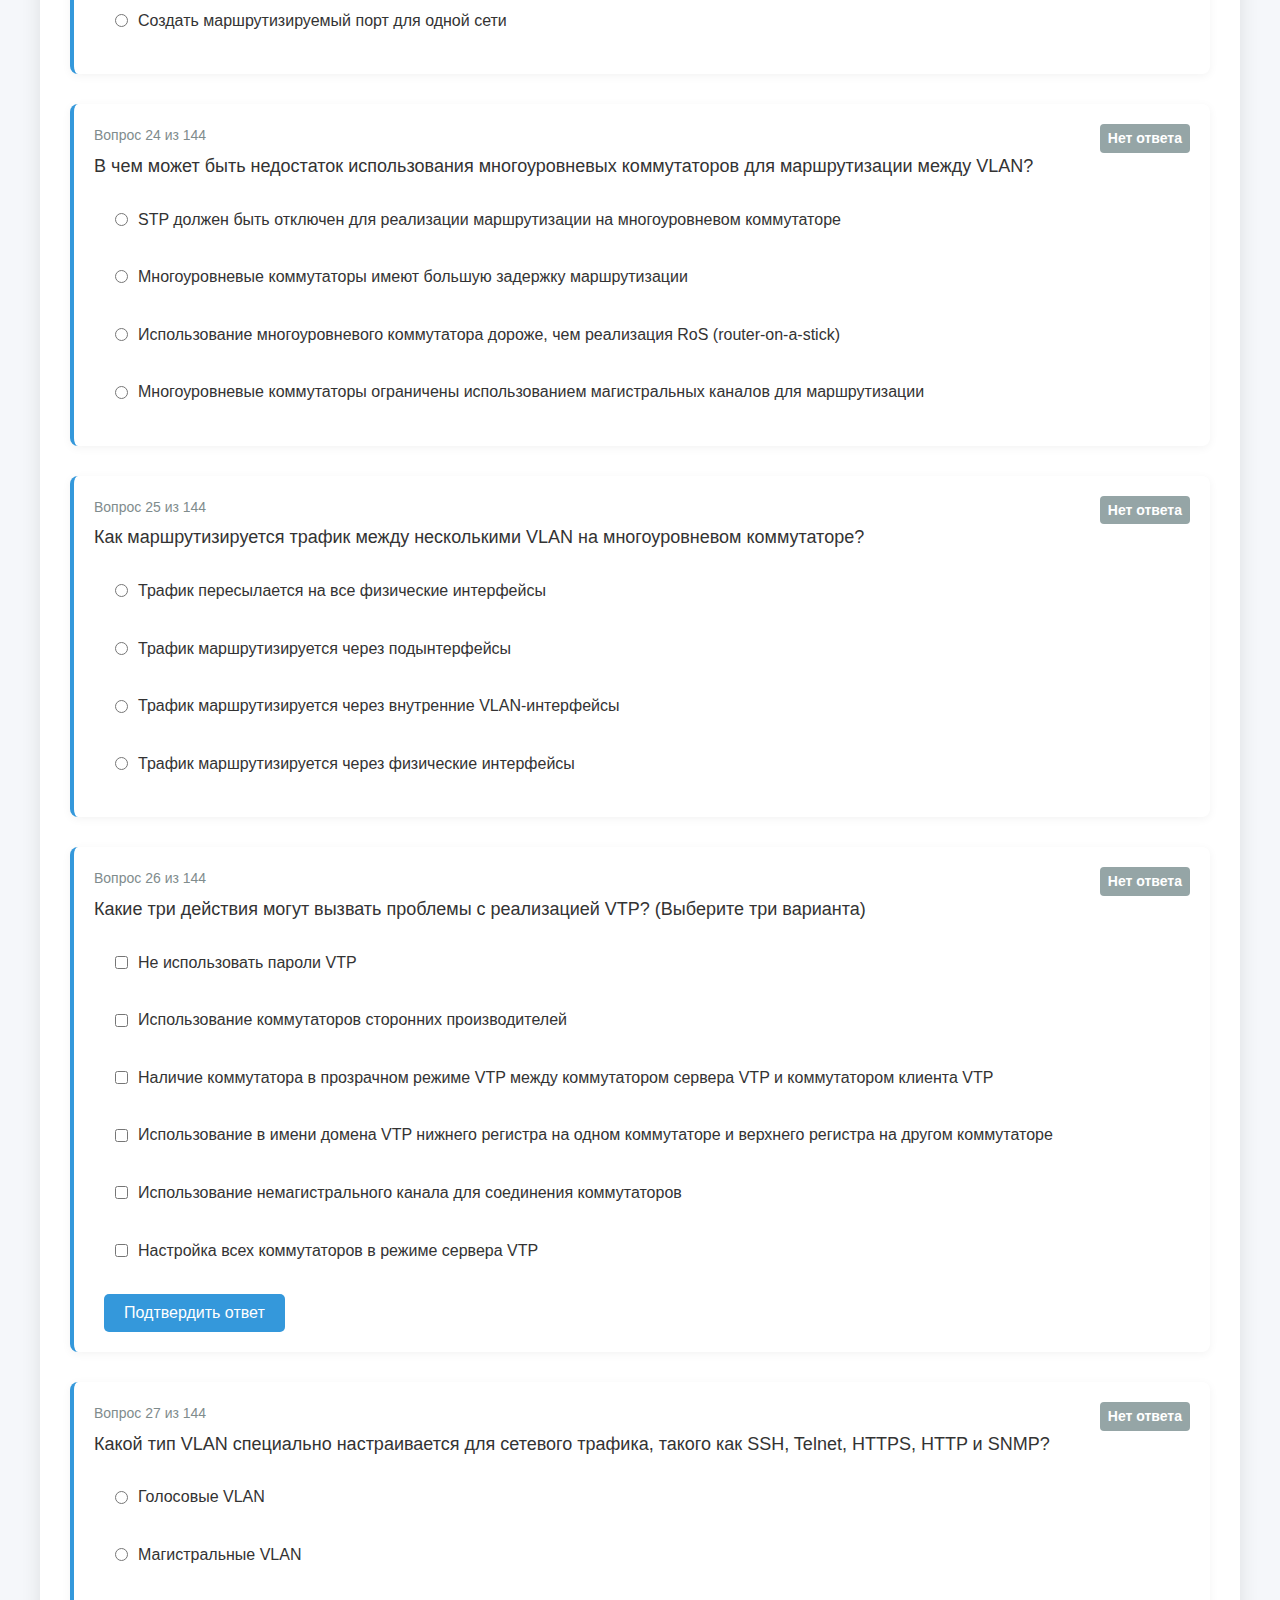
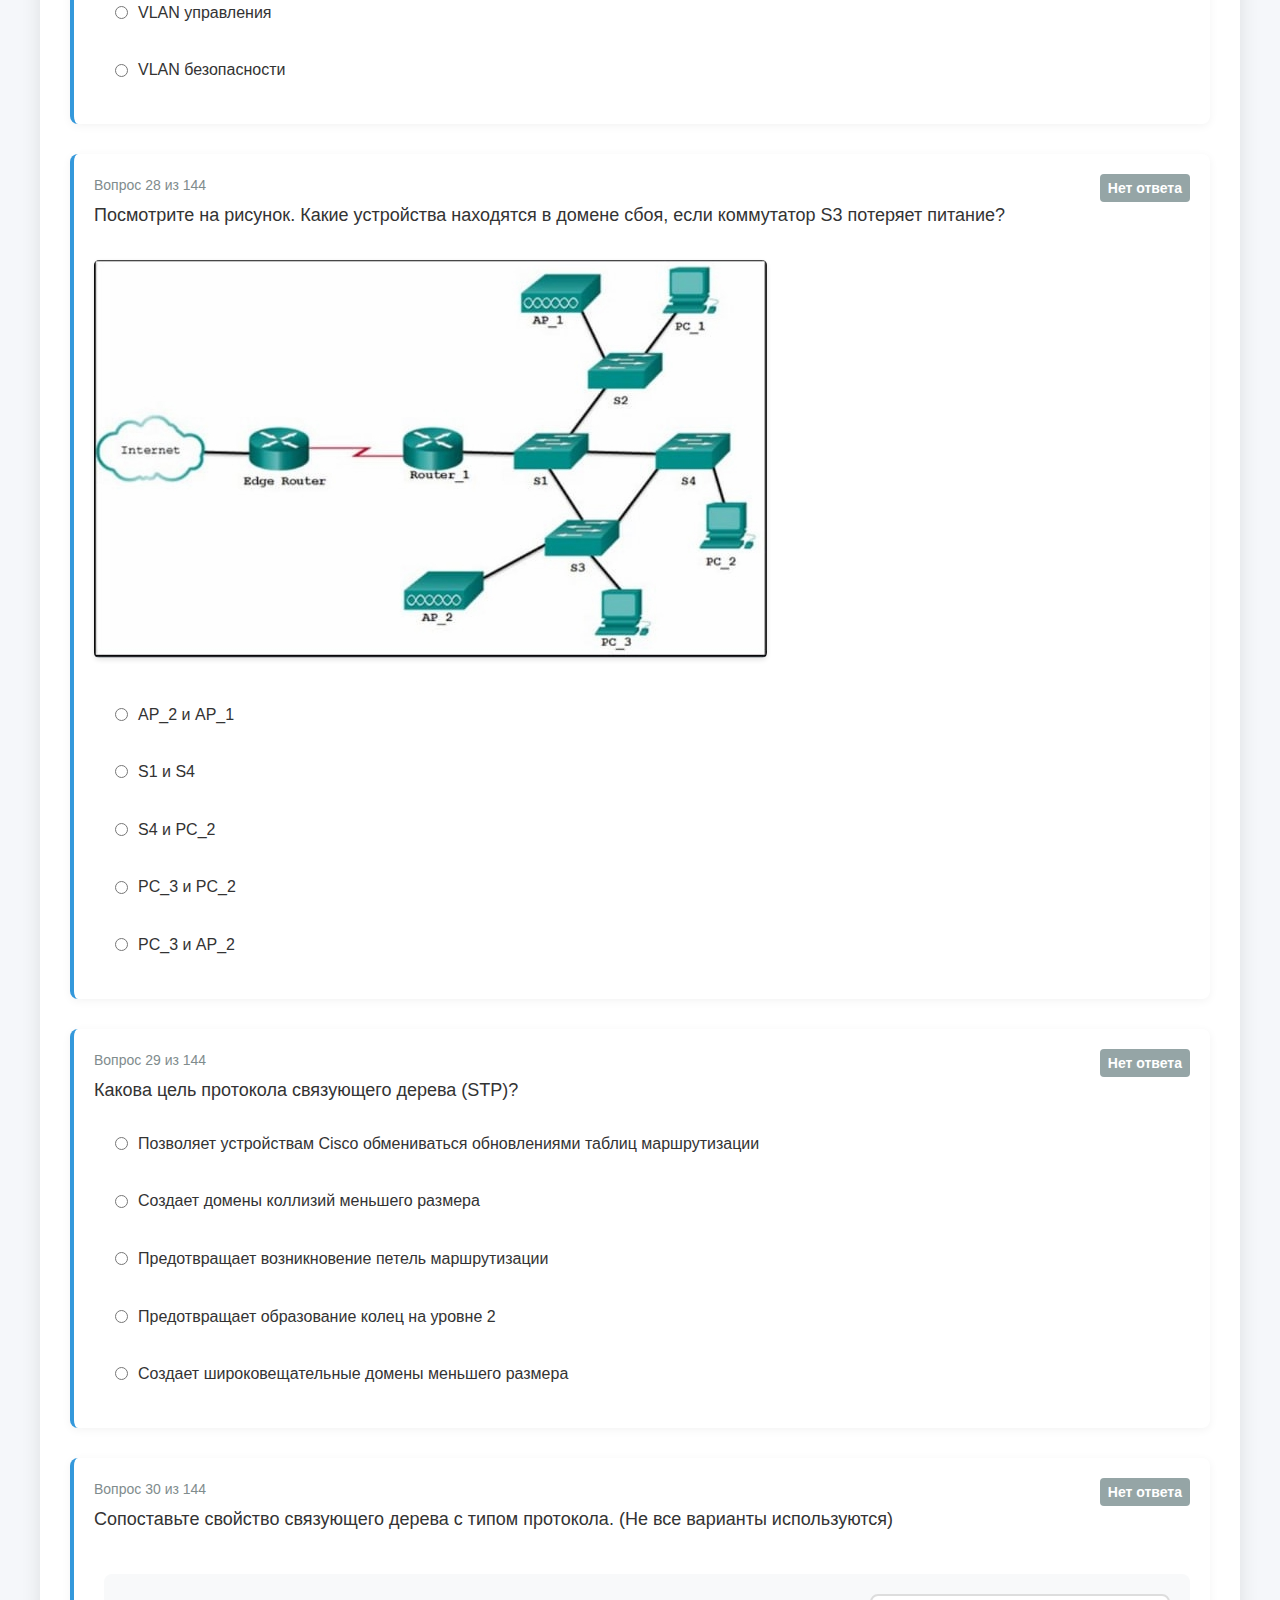
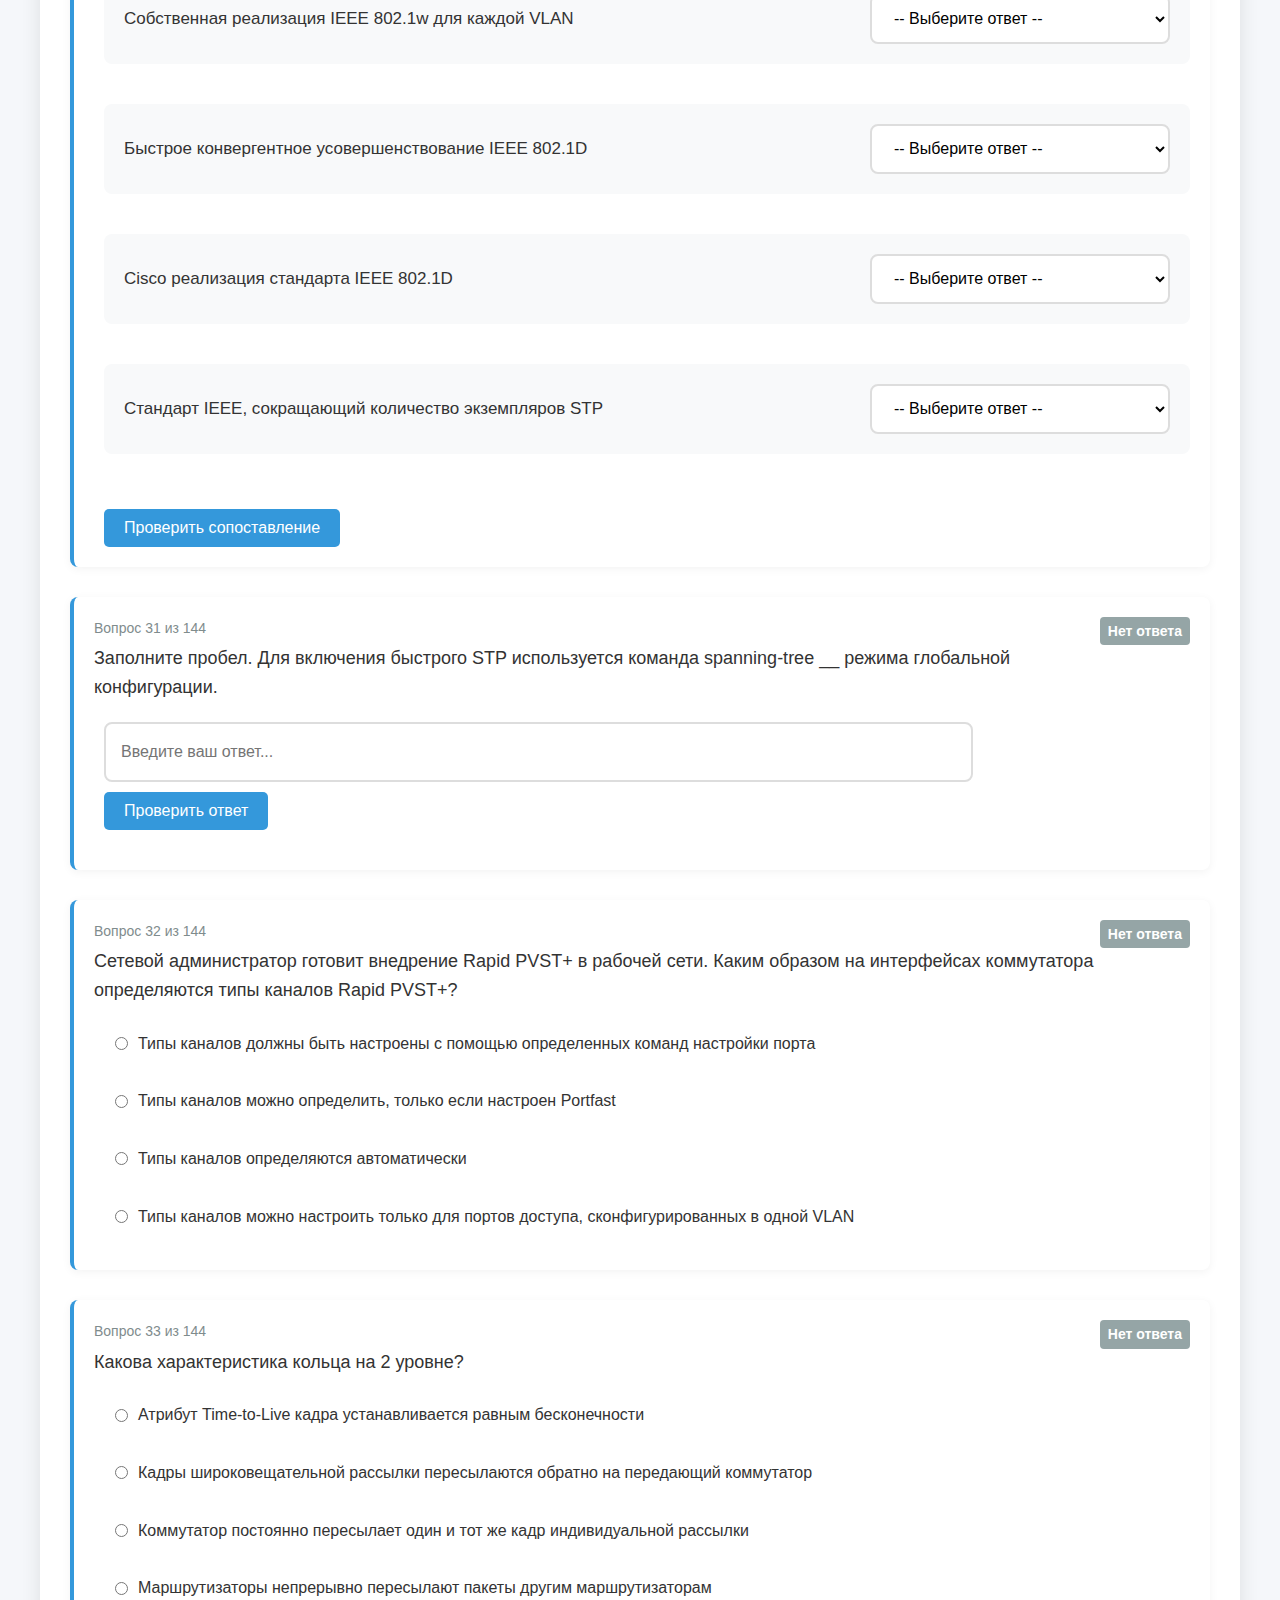
<file: Networks.html>
<!DOCTYPE html>
<html lang="ru">
<head>
    <meta charset="UTF-8">
    <meta name="viewport" content="width=device-width, initial-scale=1.0">
    <title>Система тестирования</title>
    <link rel="stylesheet" href="css/style.css">
</head>
<body>
    <div class="container">
        <h1>Вопросы по сетям</h1>
        
        <!-- Верхняя статистика -->
        <div class="stats-header" id="stats-header-top">
            <div class="stats">
                <div class="stat-item">
                    <div class="stat-value" id="correct-count">0</div>
                    <div class="stat-label">Правильно</div>
                </div>
                <div class="stat-item">
                    <div class="stat-value" id="total-count">0</div>
                    <div class="stat-label">Всего вопросов</div>
                </div>
                <div class="stat-item">
                    <div class="stat-value" id="progress-percent">0%</div>
                    <div class="stat-label">Прогресс</div>
                </div>
                <div class="stat-item">
                    <div class="stat-value" id="accuracy-percent">0%</div>
                    <div class="stat-label">Процент верных ответов</div>
                </div>
            </div>
        </div>
        
        <div id="test-section" class="hidden">
            <div class="controls">
                <button id="shuffle-btn" class="btn btn-secondary">Перемешать вопросы</button>
                <button id="reset-btn" class="btn btn-secondary">Сбросить ответы</button>
            </div>
            
            <div class="progress-bar">
                <div class="progress" id="progress-top"></div>
            </div>

            <div id="questions-container">
                <!-- Вопросы будут добавляться здесь -->
            </div>

            <!-- Нижняя статистика -->
            <div class="progress-bar">
                <div class="progress" id="progress-bottom"></div>
            </div>

            <div class="stats-header" id="stats-header-bottom">
                <div class="stats">
                    <div class="stat-item">
                        <div class="stat-value" id="correct-count-bottom">0</div>
                        <div class="stat-label">Правильно</div>
                    </div>
                    <div class="stat-item">
                        <div class="stat-value" id="total-count-bottom">0</div>
                        <div class="stat-label">Всего вопросов</div>
                    </div>
                    <div class="stat-item">
                        <div class="stat-value" id="progress-percent-bottom">0%</div>
                        <div class="stat-label">Прогресс</div>
                    </div>
                    <div class="stat-item">
                        <div class="stat-value" id="accuracy-percent-bottom">0%</div>
                        <div class="stat-label">Процент верных ответов</div>
                    </div>
                </div>
            </div>
            
            
            <div class="controls">
                <button id="shuffle-bottom-btn" class="btn btn-secondary">Перемешать вопросы</button>
                <button id="reset-bottom-btn" class="btn btn-secondary">Сбросить ответы</button>
            </div>
        </div>
    </div>

    <script src="js/questions.js"></script>
    <script src="js/app.js"></script>
</body>
</html>
</file>
<file: css/style.css>
* {
    box-sizing: border-box;
    margin: 0;
    padding: 0;
    font-family: 'Segoe UI', Tahoma, Geneva, Verdana, sans-serif;
}

body {
    background-color: #f5f7fa;
    color: #333;
    line-height: 1.6;
    padding: 20px;
}

.container {
    max-width: 1200px;
    margin: 0 auto;
    background-color: white;
    border-radius: 10px;
    box-shadow: 0 0 20px rgba(0, 0, 0, 0.1);
    padding: 30px;
}

h1 {
    text-align: center;
    margin-bottom: 30px;
    color: #2c3e50;
}

.stats-header {
    margin-bottom: 20px;
}

.stats {
    display: flex;
    justify-content: space-between;
    padding: 15px;
    background-color: #f8f9fa;
    border-radius: 8px;
    font-weight: bold;
}

.stat-item {
    text-align: center;
    flex: 1;
}

.stat-value {
    font-size: 24px;
    color: #2c3e50;
}

.stat-label {
    font-size: 14px;
    color: #7f8c8d;
}

.question {
    margin-bottom: 30px;
    padding: 20px;
    border-radius: 8px;
    background-color: white;
    box-shadow: 0 2px 10px rgba(0, 0, 0, 0.05);
    border-left: 4px solid #3498db;
    transition: all 0.3s ease;
}

.question.correct {
    border-left-color: #27ae60;
    background-color: #f8fff9;
}

.question.incorrect {
    border-left-color: #e74c3c;
    background-color: #fff8f8;
}

.question-image {
    max-width: 100%;
    margin: 15px 0;
    border-radius: 5px;
    box-shadow: 0 2px 5px rgba(0, 0, 0, 0.1);
}

.question-text {
    font-size: 18px;
    margin-bottom: 15px;
    font-weight: 500;
}

.options {
    margin-left: 10px;
}

.option {
    margin: 10px 0;
    padding: 10px;
    border-radius: 5px;
    transition: all 0.3s ease;
    border: 1px solid transparent;
}

.option label {
    display: flex;
    align-items: center;
    cursor: pointer;
}

.option input {
    margin-right: 10px;
}

.correct-answer {
    background-color: #d4edda;
    border: 1px solid #c3e6cb;
}

.incorrect-answer {
    background-color: #f8d7da;
    border: 1px solid #f5c6cb;
}

.option.disabled {
    opacity: 0.7;
}

.option.disabled label {
    cursor: not-allowed;
}

.controls {
    display: flex;
    justify-content: space-between;
    margin-top: 30px;
}

.btn {
    padding: 10px 20px;
    border: none;
    border-radius: 5px;
    cursor: pointer;
    font-size: 16px;
    transition: all 0.3s;
}

.btn-primary {
    background-color: #3498db;
    color: white;
}

.btn-primary:hover {
    background-color: #2980b9;
}

.btn-secondary {
    background-color: #6c757d;
    color: white;
}

.btn-secondary:hover {
    background-color: #5a6268;
}

.question-number {
    font-size: 14px;
    color: #7f8c8d;
    margin-bottom: 5px;
}

.question-status {
    float: right;
    font-size: 14px;
    font-weight: bold;
    padding: 3px 8px;
    border-radius: 4px;
}

.status-correct {
    background-color: #27ae60;
    color: white;
}

.status-incorrect {
    background-color: #e74c3c;
    color: white;
}

.status-unanswered {
    background-color: #95a5a6;
    color: white;
}

.progress-bar {
    height: 10px;
    background-color: #e9ecef;
    border-radius: 5px;
    margin: 20px 0;
    overflow: hidden;
}

.progress {
    height: 100%;
    background-color: #3498db;
    width: 0%;
    transition: width 0.5s;
}

/* Стили для полей ввода */
.input-answer {
    margin: 20px 0;
    width: 100%;
}

.answer-input {
    width: 80%;
    min-width: 400px;
    height: 60px;
    padding: 15px;
    border: 2px solid #ddd;
    border-radius: 8px;
    font-size: 16px;
    line-height: 1.5;
    transition: all 0.3s ease;
    background-color: #fff;
    resize: none;
    font-family: inherit;
    box-sizing: border-box;
    display: block;
}

.answer-input:focus {
    outline: none;
    border-color: #3498db;
    box-shadow: 0 0 0 3px rgba(52, 152, 219, 0.1);
}

.answer-input:disabled {
    background-color: #f8f9fa;
    cursor: not-allowed;
    opacity: 0.8;
}

.answer-input.correct {
    border-color: #27ae60;
    background-color: #d4edda;
    color: #155724;
}

.answer-input.incorrect {
    border-color: #e74c3c;
    background-color: #f8d7da;
    color: #721c24;
}

.correct-answer-text {
    margin-top: 10px;
    padding: 10px;
    background-color: #d4edda;
    color: #155724;
    border: 1px solid #c3e6cb;
    border-radius: 5px;
    font-weight: 500;
}

.confirm-input-btn {
    display: block;
    margin-top: 10px;
}

/* Стили для matching вопросов */
.matching-container {
    margin: 40px 0;
}

.matching-pair {
    display: flex;
    align-items: center;
    margin: 35px 0; /* Увеличиваем вертикальное расстояние между парами */
    padding: 20px;
    border-radius: 8px;
    background-color: #f8f9fa;
    min-height: 80px;
}

.matching-question {
    flex: 1;
    font-weight: 500;
    margin-right: 25px;
    font-size: 17px; /* Увеличиваем шрифт вопроса */
    line-height: 1.5;
}

.matching-select {
    min-width: 300px; /* Увеличиваем ширину блока выбора */
    padding: 12px 18px; /* Увеличиваем внутренние отступы */
    border: 2px solid #ddd;
    border-radius: 8px;
    font-size: 16px; /* Увеличиваем шрифт в выпадающем списке */
    background-color: white;
    height: 50px; /* Фиксированная высота для лучшего выравнивания */
}

.matching-select:disabled {
    background-color: #f8f9fa;
    cursor: not-allowed;
}

.matching-correct {
    background-color: #d4edda;
    border-color: #c3e6cb;
}

.matching-incorrect {
    background-color: #f8d7da;
    border-color: #f5c6cb;
}

.matching-feedback {
    margin-left: 25px;
    font-size: 17px; /* Увеличиваем шрифт фидбека */
    font-weight: 600;
    line-height: 1.5;
}

.matching-feedback.correct {
    color: #155724;
}

.matching-feedback.incorrect {
    color: #721c24;
}

/* Дополнительный отступ между блоками matching */
.matching-pair + .matching-pair {
    margin-top: 40px; /* Большой отступ между блоками вопросов */
}

@media (max-width: 768px) {
    .container {
        padding: 15px;
    }

    .controls {
        flex-direction: column;
        gap: 10px;
    }

    .btn {
        width: 100%;
    }

    .stats {
        flex-direction: column;
        gap: 10px;
    }

    .stat-item {
        margin-bottom: 10px;
    }

    .answer-input {
        width: 100%;
        min-width: auto;
    }

    /* Адаптивные стили для matching на мобильных */
    .matching-pair {
        flex-direction: column;
        align-items: flex-start;
        margin: 25px 0;
        padding: 15px;
    }

    .matching-question {
        margin-right: 0;
        margin-bottom: 15px;
        font-size: 16px;
    }

    .matching-select {
        min-width: 100%;
        width: 100%;
        font-size: 15px;
    }

    .matching-feedback {
        margin-left: 0;
        margin-top: 10px;
        font-size: 15px;
    }
}

@media (max-width: 600px) {
    .answer-input {
        width: 100%;
        height: 50px;
    }

    .confirm-input-btn {
        width: 100%;
    }

    /* Дополнительные адаптивные стили для matching */
    .matching-pair {
        margin: 20px 0;
        padding: 12px;
        min-height: auto;
    }

    .matching-pair + .matching-pair {
        margin-top: 30px;
    }
}
</file>
